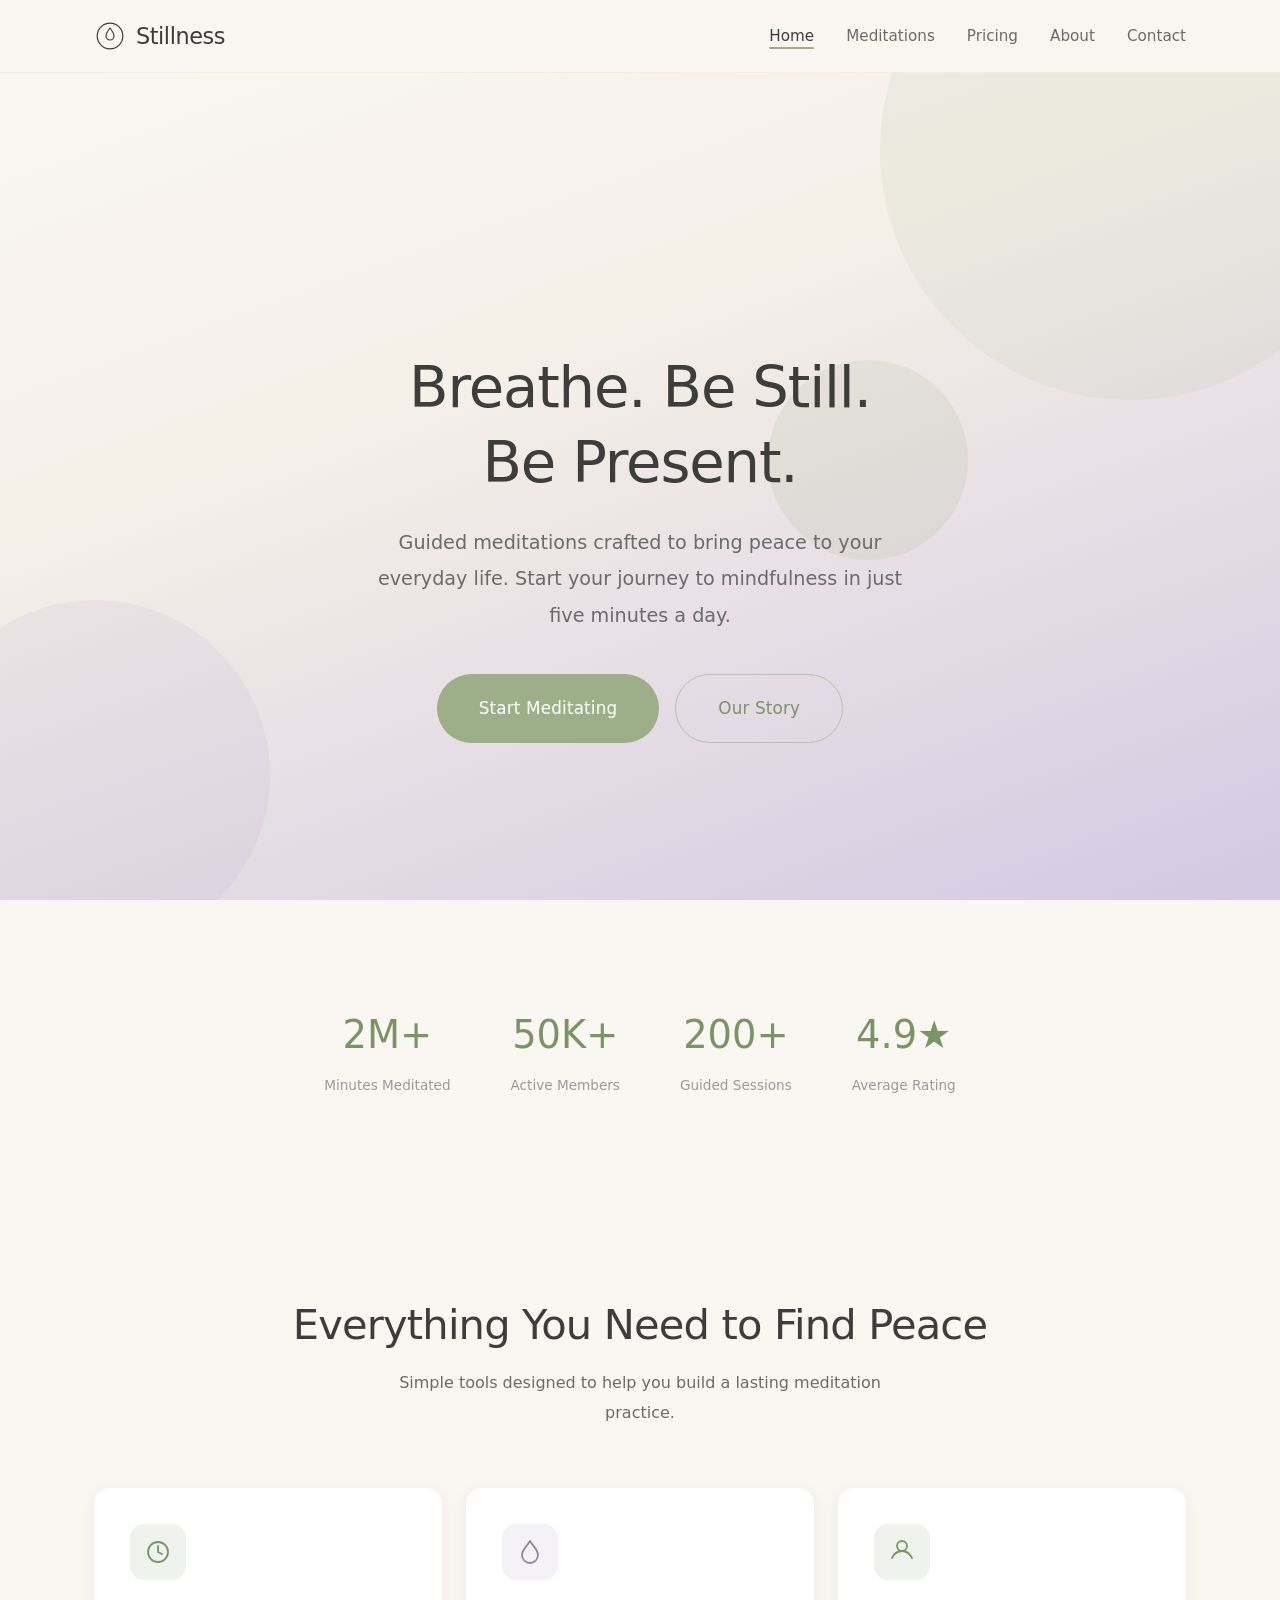
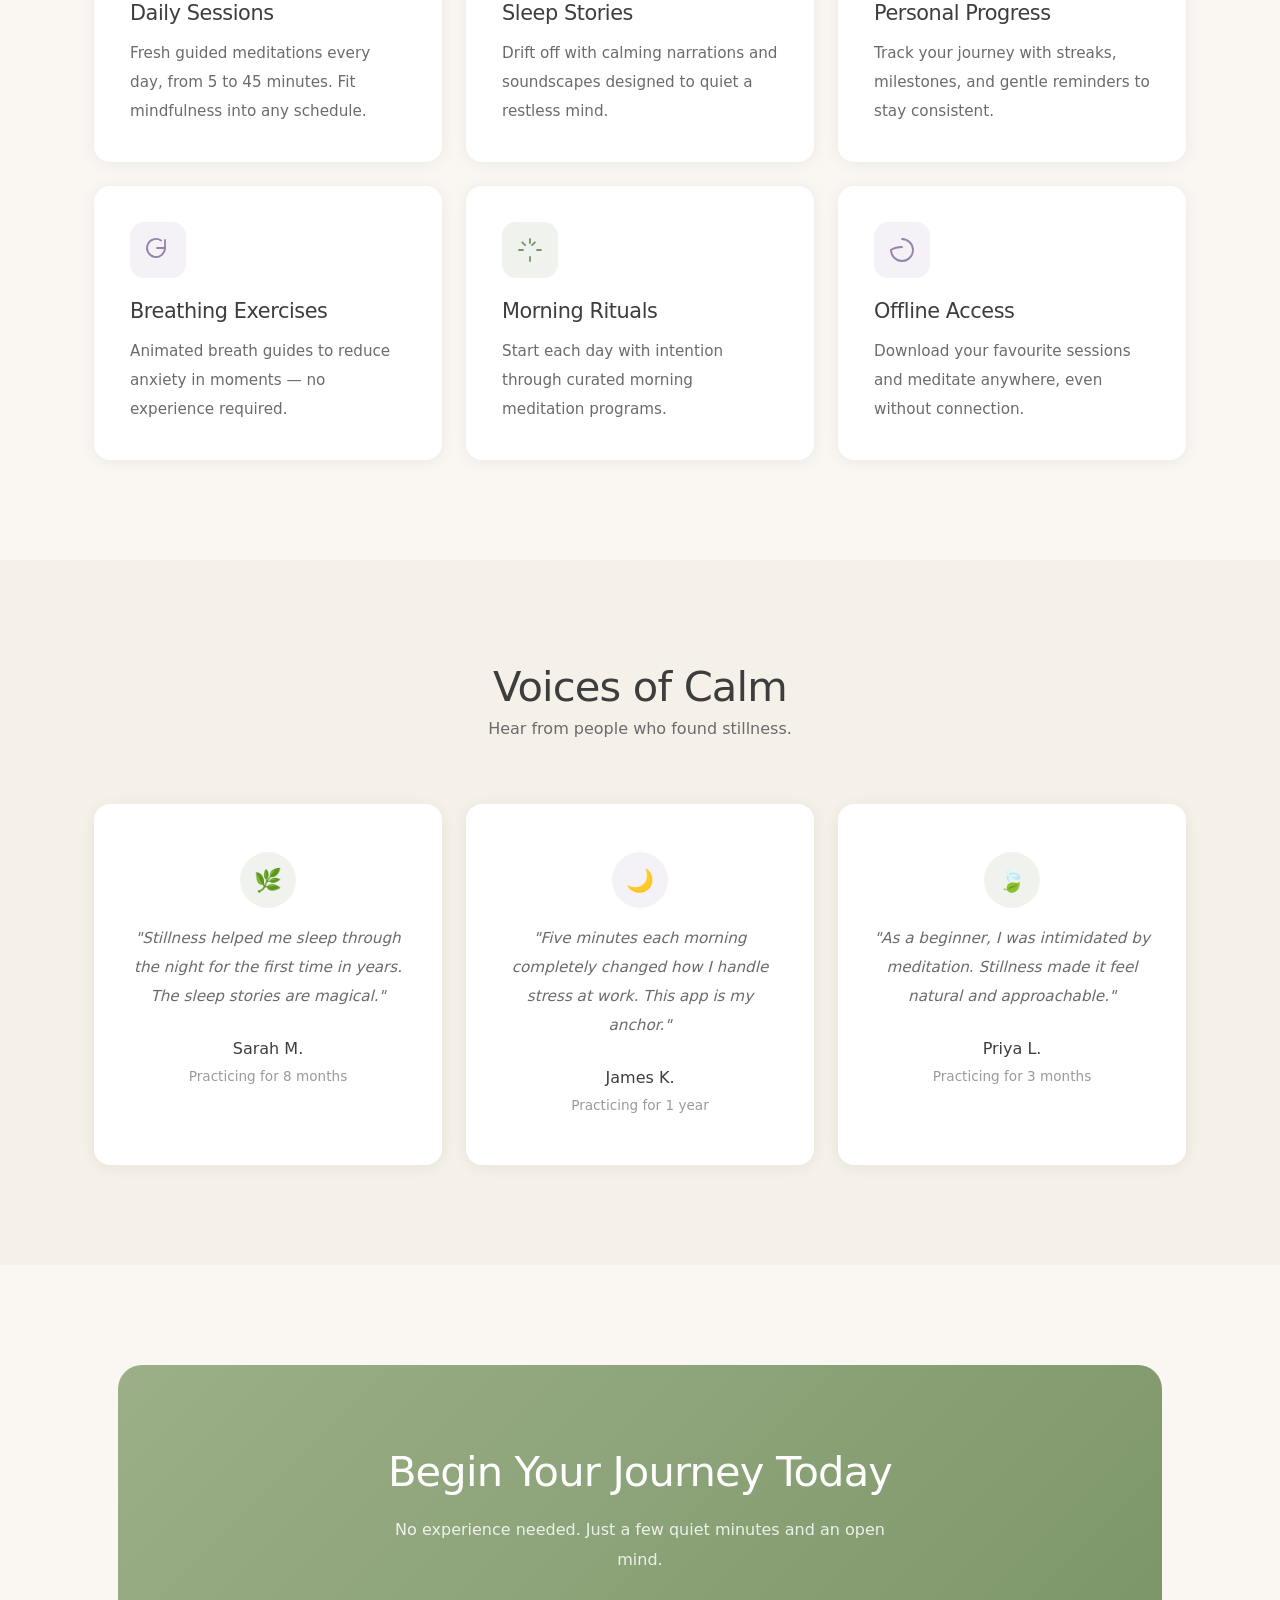
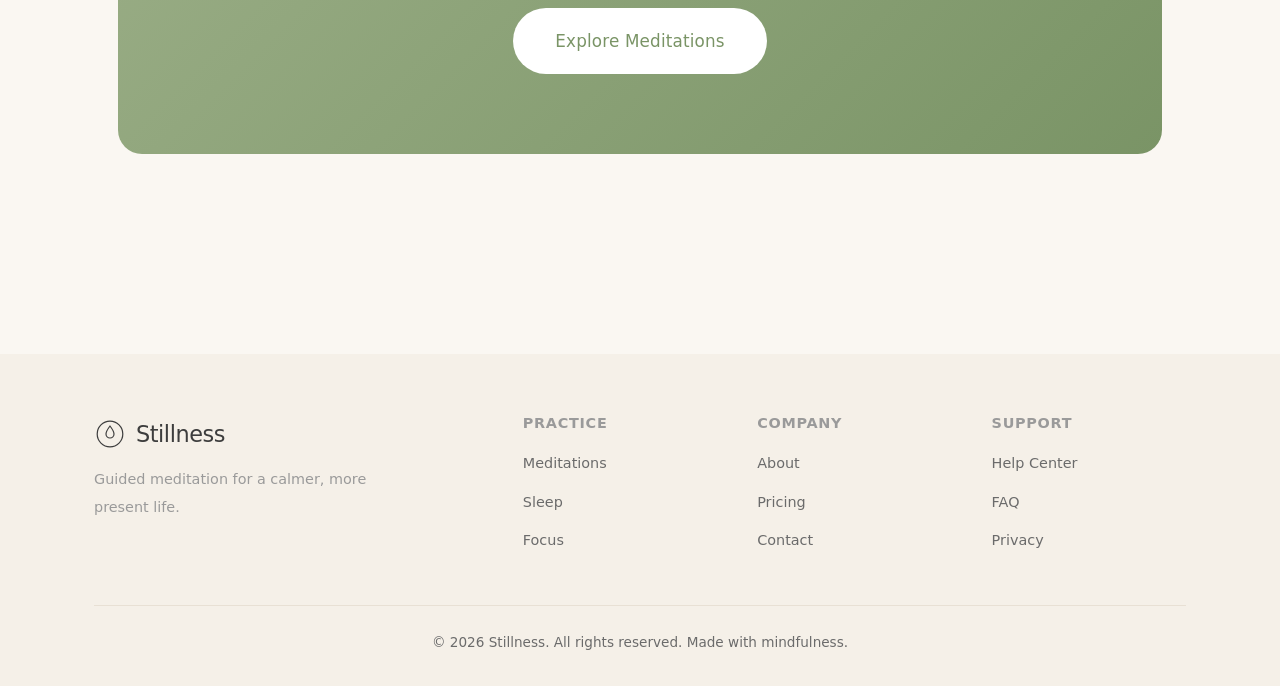
<file: index.html>
<!DOCTYPE html>
<html lang="en">
<head>
  <meta charset="UTF-8">
  <meta name="viewport" content="width=device-width, initial-scale=1.0">
  <title>Stillness — Find Your Calm</title>
  <link rel="stylesheet" href="styles.css">
</head>
<body>

  <!-- NAV -->
  <nav class="nav" id="nav">
    <div class="container">
      <a href="index.html" class="nav-logo">
        <svg viewBox="0 0 40 40" fill="none" stroke="currentColor" stroke-width="1.5" stroke-linecap="round" stroke-linejoin="round">
          <circle cx="20" cy="20" r="16"/>
          <path d="M20 10c-3 4-5 7-5 10a5 5 0 0010 0c0-3-2-6-5-10z"/>
        </svg>
        Stillness
      </a>
      <button class="nav-toggle" onclick="document.querySelector('.nav-links').classList.toggle('open')" aria-label="Menu">
        <span></span><span></span><span></span>
      </button>
      <ul class="nav-links">
        <li><a href="index.html" class="active">Home</a></li>
        <li><a href="meditations.html">Meditations</a></li>
        <li><a href="pricing.html">Pricing</a></li>
        <li><a href="about.html">About</a></li>
        <li><a href="contact.html">Contact</a></li>
      </ul>
    </div>
  </nav>

  <!-- HERO -->
  <section class="hero">
    <div class="hero-bg-circle"></div>
    <div class="hero-bg-circle"></div>
    <div class="hero-bg-circle"></div>
    <div class="hero-content">
      <div class="hero-icon fade-in">
        <svg viewBox="0 0 80 80" fill="none" stroke-width="1.5" stroke-linecap="round" stroke-linejoin="round">
          <path d="M40 16c-8 10-16 18-16 26a16 16 0 0032 0c0-8-8-16-16-26z"/>
          <circle cx="40" cy="42" r="6"/>
        </svg>
      </div>
      <h1 class="fade-in fade-in-delay-1">Breathe. Be Still.<br>Be Present.</h1>
      <p class="fade-in fade-in-delay-2">Guided meditations crafted to bring peace to your everyday life. Start your journey to mindfulness in just five minutes a day.</p>
      <div class="hero-buttons fade-in fade-in-delay-3">
        <a href="meditations.html" class="btn btn-primary btn-lg">Start Meditating</a>
        <a href="about.html" class="btn btn-secondary btn-lg">Our Story</a>
      </div>
    </div>
  </section>

  <!-- STATS -->
  <section class="section-sm">
    <div class="container">
      <div class="stats fade-in">
        <div class="stat">
          <div class="stat-number">2M+</div>
          <div class="stat-label">Minutes Meditated</div>
        </div>
        <div class="stat">
          <div class="stat-number">50K+</div>
          <div class="stat-label">Active Members</div>
        </div>
        <div class="stat">
          <div class="stat-number">200+</div>
          <div class="stat-label">Guided Sessions</div>
        </div>
        <div class="stat">
          <div class="stat-number">4.9★</div>
          <div class="stat-label">Average Rating</div>
        </div>
      </div>
    </div>
  </section>

  <!-- FEATURES -->
  <section class="section">
    <div class="container">
      <div class="text-center" style="margin-bottom:60px;">
        <h2 class="fade-in">Everything You Need to Find Peace</h2>
        <p class="fade-in fade-in-delay-1" style="max-width:520px;margin:16px auto 0;">Simple tools designed to help you build a lasting meditation practice.</p>
      </div>
      <div class="card-grid card-grid-3">
        <div class="card fade-in">
          <div class="feature-icon sage">
            <svg viewBox="0 0 28 28" fill="none" stroke-width="1.8" stroke-linecap="round" stroke-linejoin="round"><circle cx="14" cy="14" r="10"/><path d="M14 8v6l4 2"/></svg>
          </div>
          <h3>Daily Sessions</h3>
          <p>Fresh guided meditations every day, from 5 to 45 minutes. Fit mindfulness into any schedule.</p>
        </div>
        <div class="card fade-in fade-in-delay-1">
          <div class="feature-icon lavender">
            <svg viewBox="0 0 28 28" fill="none" stroke-width="1.8" stroke-linecap="round" stroke-linejoin="round"><path d="M14 3c-3 5-8 9-8 14a8 8 0 0016 0c0-5-5-9-8-14z"/></svg>
          </div>
          <h3>Sleep Stories</h3>
          <p>Drift off with calming narrations and soundscapes designed to quiet a restless mind.</p>
        </div>
        <div class="card fade-in fade-in-delay-2">
          <div class="feature-icon sage">
            <svg viewBox="0 0 28 28" fill="none" stroke-width="1.8" stroke-linecap="round" stroke-linejoin="round"><path d="M4 20c2-4 5-7 10-7s8 3 10 7"/><circle cx="14" cy="8" r="5"/></svg>
          </div>
          <h3>Personal Progress</h3>
          <p>Track your journey with streaks, milestones, and gentle reminders to stay consistent.</p>
        </div>
        <div class="card fade-in">
          <div class="feature-icon lavender">
            <svg viewBox="0 0 28 28" fill="none" stroke-width="1.8" stroke-linecap="round" stroke-linejoin="round"><path d="M21 12a9 9 0 11-4-7.5"/><path d="M21 4v8h-8"/></svg>
          </div>
          <h3>Breathing Exercises</h3>
          <p>Animated breath guides to reduce anxiety in moments — no experience required.</p>
        </div>
        <div class="card fade-in fade-in-delay-1">
          <div class="feature-icon sage">
            <svg viewBox="0 0 28 28" fill="none" stroke-width="1.8" stroke-linecap="round" stroke-linejoin="round"><path d="M14 3v4M3 14h4M21 14h4M14 21v4M6.3 6.3l2.8 2.8M18.9 6.3l-2.8 2.8"/></svg>
          </div>
          <h3>Morning Rituals</h3>
          <p>Start each day with intention through curated morning meditation programs.</p>
        </div>
        <div class="card fade-in fade-in-delay-2">
          <div class="feature-icon lavender">
            <svg viewBox="0 0 28 28" fill="none" stroke-width="1.8" stroke-linecap="round" stroke-linejoin="round"><path d="M14 3c6 0 11 5 11 11s-5 11-11 11S3 20 3 14"/><path d="M3 14c3-2 6-3 11-3"/></svg>
          </div>
          <h3>Offline Access</h3>
          <p>Download your favourite sessions and meditate anywhere, even without connection.</p>
        </div>
      </div>
    </div>
  </section>

  <!-- TESTIMONIALS -->
  <section class="section" style="background:var(--ivory);">
    <div class="container">
      <div class="text-center" style="margin-bottom:60px;">
        <h2 class="fade-in">Voices of Calm</h2>
        <p class="fade-in fade-in-delay-1">Hear from people who found stillness.</p>
      </div>
      <div class="card-grid card-grid-3">
        <div class="card testimonial-card fade-in">
          <div class="testimonial-avatar" style="background:rgba(156,175,136,0.15);">🌿</div>
          <p class="testimonial-text">"Stillness helped me sleep through the night for the first time in years. The sleep stories are magical."</p>
          <div class="testimonial-author">Sarah M.</div>
          <div class="testimonial-role">Practicing for 8 months</div>
        </div>
        <div class="card testimonial-card fade-in fade-in-delay-1">
          <div class="testimonial-avatar" style="background:rgba(184,169,201,0.15);">🌙</div>
          <p class="testimonial-text">"Five minutes each morning completely changed how I handle stress at work. This app is my anchor."</p>
          <div class="testimonial-author">James K.</div>
          <div class="testimonial-role">Practicing for 1 year</div>
        </div>
        <div class="card testimonial-card fade-in fade-in-delay-2">
          <div class="testimonial-avatar" style="background:rgba(156,175,136,0.15);">🍃</div>
          <p class="testimonial-text">"As a beginner, I was intimidated by meditation. Stillness made it feel natural and approachable."</p>
          <div class="testimonial-author">Priya L.</div>
          <div class="testimonial-role">Practicing for 3 months</div>
        </div>
      </div>
    </div>
  </section>

  <!-- CTA -->
  <section class="section">
    <div class="container">
      <div class="cta-section fade-in">
        <h2>Begin Your Journey Today</h2>
        <p>No experience needed. Just a few quiet minutes and an open mind.</p>
        <a href="meditations.html" class="btn btn-lg">Explore Meditations</a>
      </div>
    </div>
  </section>

  <!-- FOOTER -->
  <footer class="footer">
    <div class="container">
      <div class="footer-grid">
        <div class="footer-brand">
          <a href="index.html" class="nav-logo">
            <svg viewBox="0 0 40 40" fill="none" stroke="currentColor" stroke-width="1.5" stroke-linecap="round" stroke-linejoin="round" width="28" height="28"><circle cx="20" cy="20" r="16"/><path d="M20 10c-3 4-5 7-5 10a5 5 0 0010 0c0-3-2-6-5-10z"/></svg>
            Stillness
          </a>
          <p>Guided meditation for a calmer, more present life.</p>
        </div>
        <div>
          <h4>Practice</h4>
          <ul>
            <li><a href="meditations.html">Meditations</a></li>
            <li><a href="meditations.html">Sleep</a></li>
            <li><a href="meditations.html">Focus</a></li>
          </ul>
        </div>
        <div>
          <h4>Company</h4>
          <ul>
            <li><a href="about.html">About</a></li>
            <li><a href="pricing.html">Pricing</a></li>
            <li><a href="contact.html">Contact</a></li>
          </ul>
        </div>
        <div>
          <h4>Support</h4>
          <ul>
            <li><a href="contact.html">Help Center</a></li>
            <li><a href="contact.html">FAQ</a></li>
            <li><a href="#">Privacy</a></li>
          </ul>
        </div>
      </div>
      <div class="footer-bottom">
        <p>&copy; 2026 Stillness. All rights reserved. Made with mindfulness.</p>
      </div>
    </div>
  </footer>

  <script>
    // Simple scroll animation observer
    const observer = new IntersectionObserver((entries) => {
      entries.forEach(e => { if (e.isIntersecting) { e.target.style.animationPlayState = 'running'; observer.unobserve(e.target); }});
    }, { threshold: 0.1 });
    document.querySelectorAll('.fade-in').forEach(el => { el.style.animationPlayState = 'paused'; observer.observe(el); });
    // Nav scroll
    window.addEventListener('scroll', () => document.getElementById('nav').classList.toggle('scrolled', window.scrollY > 20));
  </script>
</body>
</html>
</file>
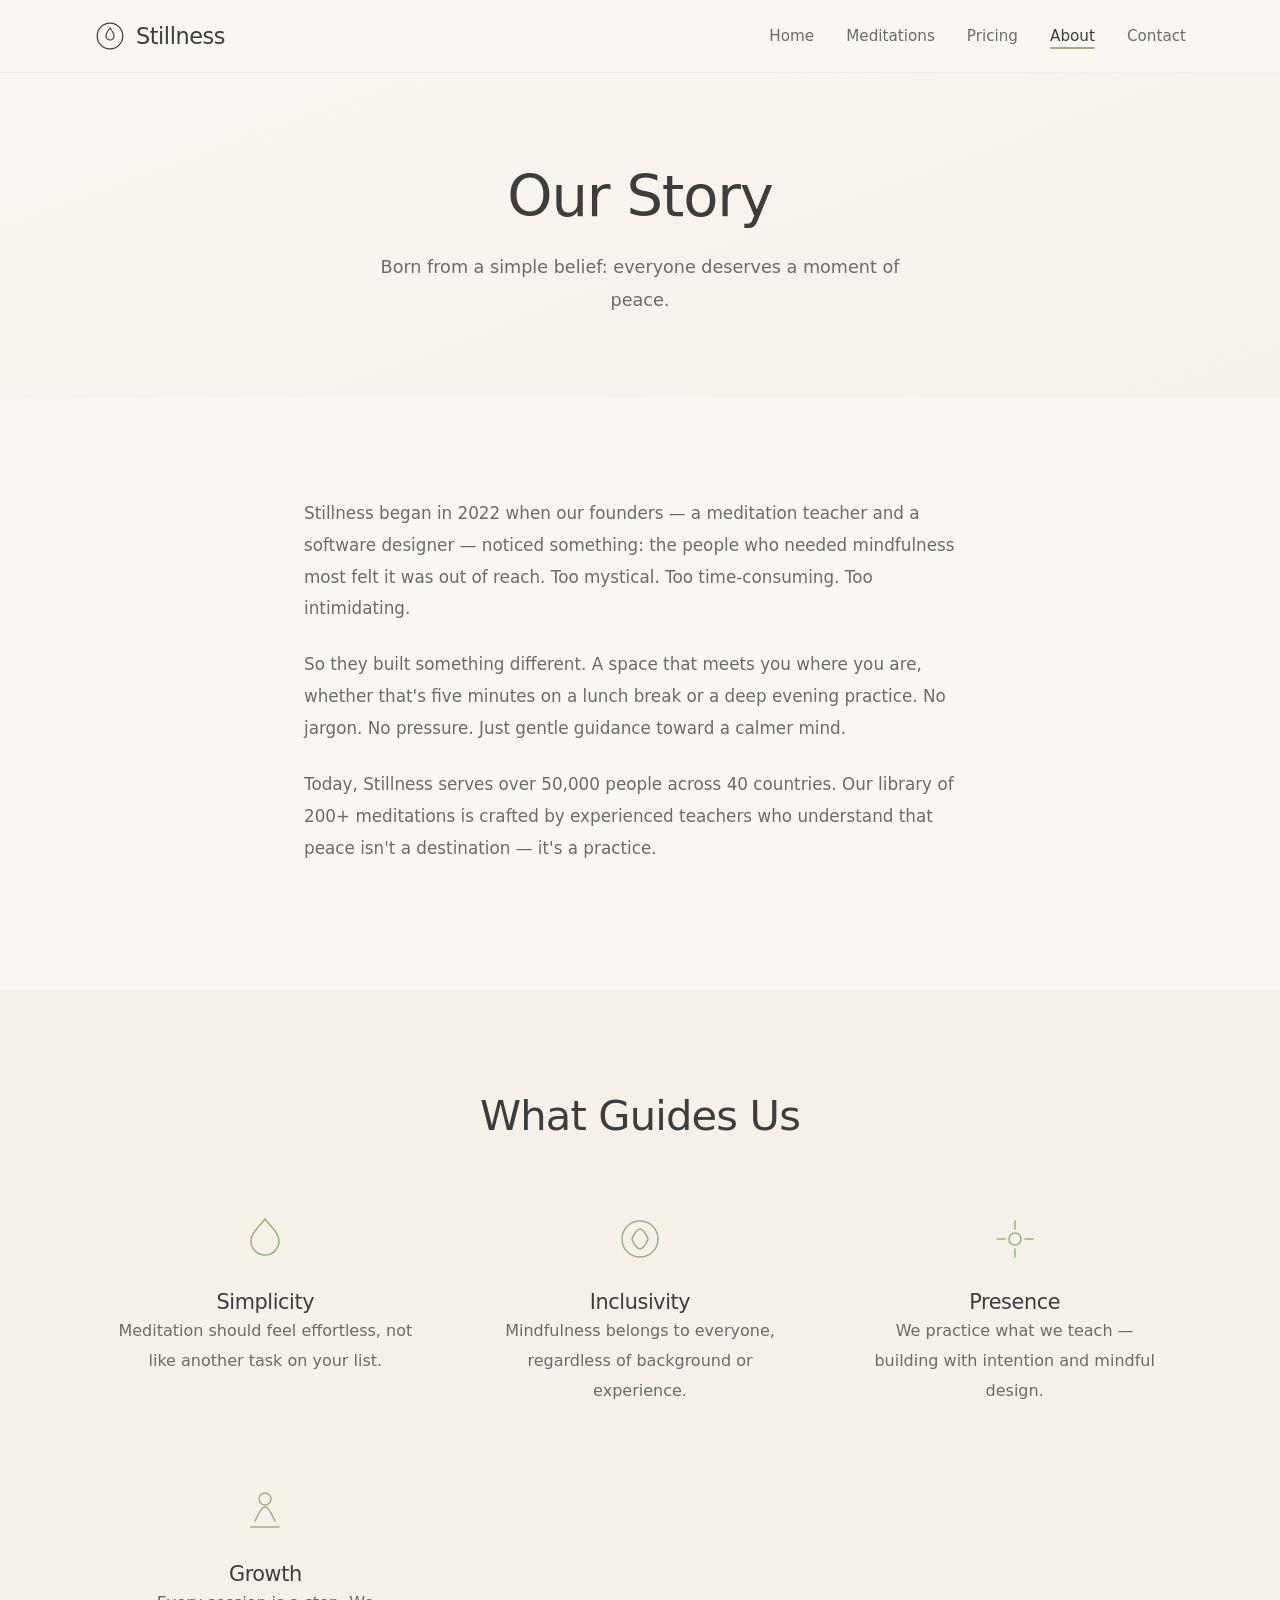
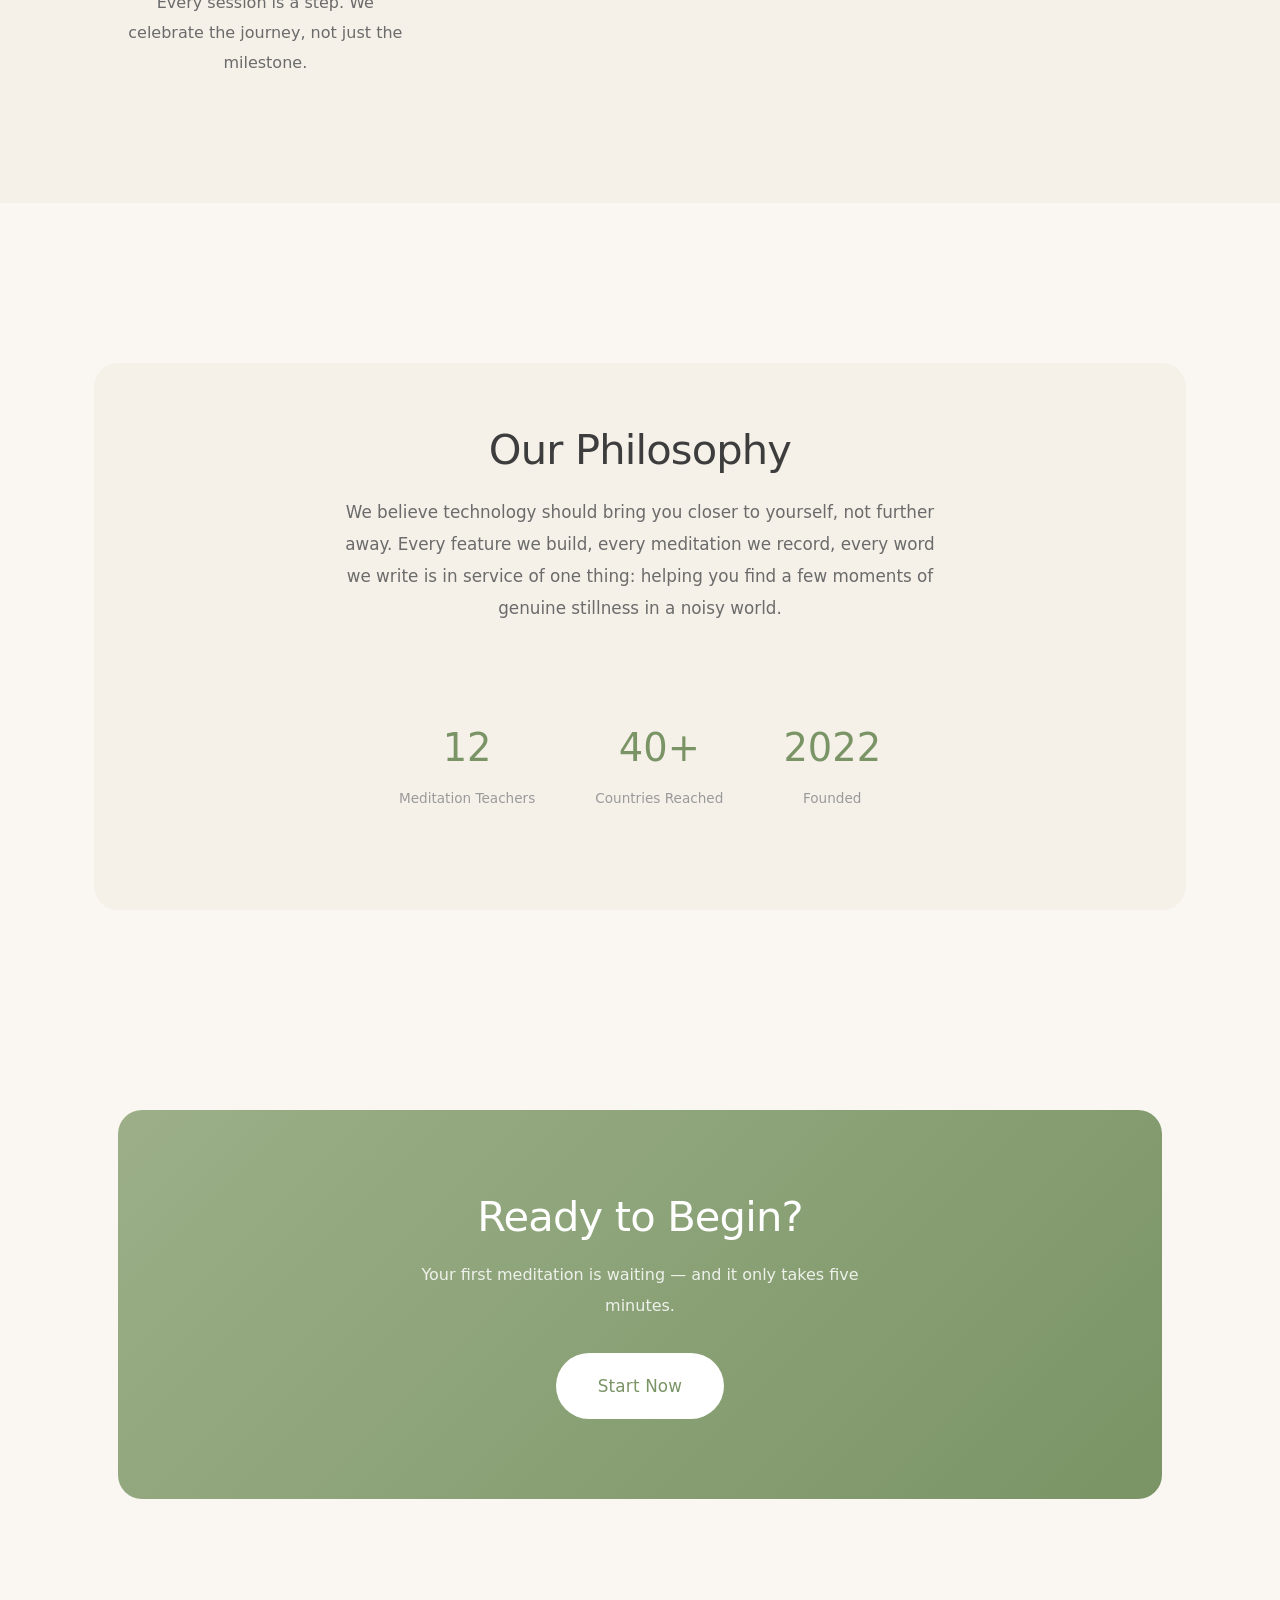
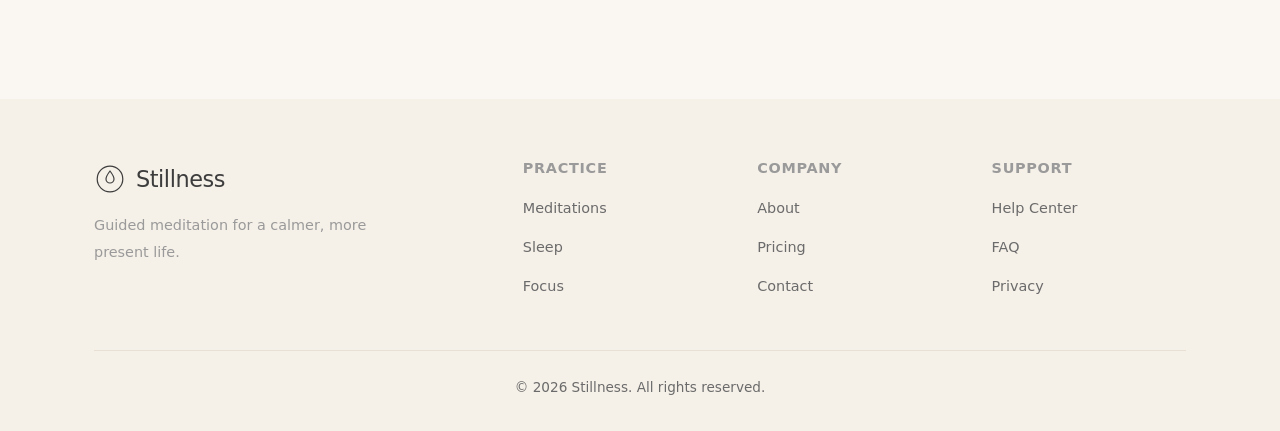
<file: about.html>
<!DOCTYPE html>
<html lang="en">
<head>
  <meta charset="UTF-8">
  <meta name="viewport" content="width=device-width, initial-scale=1.0">
  <title>About — Stillness</title>
  <link rel="stylesheet" href="styles.css">
</head>
<body>

  <nav class="nav" id="nav">
    <div class="container">
      <a href="index.html" class="nav-logo"><svg viewBox="0 0 40 40" fill="none" stroke="currentColor" stroke-width="1.5" stroke-linecap="round" stroke-linejoin="round"><circle cx="20" cy="20" r="16"/><path d="M20 10c-3 4-5 7-5 10a5 5 0 0010 0c0-3-2-6-5-10z"/></svg> Stillness</a>
      <button class="nav-toggle" onclick="document.querySelector('.nav-links').classList.toggle('open')" aria-label="Menu"><span></span><span></span><span></span></button>
      <ul class="nav-links">
        <li><a href="index.html">Home</a></li>
        <li><a href="meditations.html">Meditations</a></li>
        <li><a href="pricing.html">Pricing</a></li>
        <li><a href="about.html" class="active">About</a></li>
        <li><a href="contact.html">Contact</a></li>
      </ul>
    </div>
  </nav>

  <section class="page-hero">
    <h1 class="fade-in">Our Story</h1>
    <p class="fade-in fade-in-delay-1">Born from a simple belief: everyone deserves a moment of peace.</p>
  </section>

  <!-- Mission -->
  <section class="section">
    <div class="container about-story">
      <p class="fade-in">Stillness began in 2022 when our founders — a meditation teacher and a software designer — noticed something: the people who needed mindfulness most felt it was out of reach. Too mystical. Too time-consuming. Too intimidating.</p>
      <p class="fade-in fade-in-delay-1">So they built something different. A space that meets you where you are, whether that's five minutes on a lunch break or a deep evening practice. No jargon. No pressure. Just gentle guidance toward a calmer mind.</p>
      <p class="fade-in fade-in-delay-2">Today, Stillness serves over 50,000 people across 40 countries. Our library of 200+ meditations is crafted by experienced teachers who understand that peace isn't a destination — it's a practice.</p>
    </div>
  </section>

  <!-- Values -->
  <section class="section" style="background:var(--ivory);">
    <div class="container">
      <h2 class="text-center fade-in">What Guides Us</h2>
      <div class="about-values">
        <div class="about-value fade-in">
          <svg viewBox="0 0 48 48" fill="none" stroke-width="1.5" stroke-linecap="round" stroke-linejoin="round"><path d="M24 4c-6 8-14 14-14 22a14 14 0 0028 0c0-8-8-14-14-22z"/></svg>
          <h3>Simplicity</h3>
          <p>Meditation should feel effortless, not like another task on your list.</p>
        </div>
        <div class="about-value fade-in fade-in-delay-1">
          <svg viewBox="0 0 48 48" fill="none" stroke-width="1.5" stroke-linecap="round" stroke-linejoin="round"><circle cx="24" cy="24" r="18"/><path d="M16 24c2 6 6 10 8 10s6-4 8-10c-2-6-6-10-8-10s-6 4-8 10z"/></svg>
          <h3>Inclusivity</h3>
          <p>Mindfulness belongs to everyone, regardless of background or experience.</p>
        </div>
        <div class="about-value fade-in fade-in-delay-2">
          <svg viewBox="0 0 48 48" fill="none" stroke-width="1.5" stroke-linecap="round" stroke-linejoin="round"><path d="M24 6v8M24 34v8M6 24h8M34 24h8"/><circle cx="24" cy="24" r="6"/></svg>
          <h3>Presence</h3>
          <p>We practice what we teach — building with intention and mindful design.</p>
        </div>
        <div class="about-value fade-in fade-in-delay-3">
          <svg viewBox="0 0 48 48" fill="none" stroke-width="1.5" stroke-linecap="round" stroke-linejoin="round"><path d="M14 34c3-6 6-14 10-14s7 8 10 14"/><path d="M10 40h28"/><circle cx="24" cy="12" r="6"/></svg>
          <h3>Growth</h3>
          <p>Every session is a step. We celebrate the journey, not just the milestone.</p>
        </div>
      </div>
    </div>
  </section>

  <!-- Philosophy -->
  <section class="section">
    <div class="container">
      <div class="team-section text-center">
        <h2 class="fade-in">Our Philosophy</h2>
        <p class="fade-in fade-in-delay-1" style="max-width:600px;margin:20px auto 0;font-size:1.05rem;">We believe technology should bring you closer to yourself, not further away. Every feature we build, every meditation we record, every word we write is in service of one thing: helping you find a few moments of genuine stillness in a noisy world.</p>
        <div class="stats fade-in fade-in-delay-2" style="margin-top:48px;">
          <div class="stat"><div class="stat-number">12</div><div class="stat-label">Meditation Teachers</div></div>
          <div class="stat"><div class="stat-number">40+</div><div class="stat-label">Countries Reached</div></div>
          <div class="stat"><div class="stat-number">2022</div><div class="stat-label">Founded</div></div>
        </div>
      </div>
    </div>
  </section>

  <section class="section">
    <div class="container">
      <div class="cta-section fade-in">
        <h2>Ready to Begin?</h2>
        <p>Your first meditation is waiting — and it only takes five minutes.</p>
        <a href="meditations.html" class="btn btn-lg">Start Now</a>
      </div>
    </div>
  </section>

  <footer class="footer">
    <div class="container">
      <div class="footer-grid">
        <div class="footer-brand"><a href="index.html" class="nav-logo"><svg viewBox="0 0 40 40" fill="none" stroke="currentColor" stroke-width="1.5" stroke-linecap="round" stroke-linejoin="round" width="28" height="28"><circle cx="20" cy="20" r="16"/><path d="M20 10c-3 4-5 7-5 10a5 5 0 0010 0c0-3-2-6-5-10z"/></svg> Stillness</a><p>Guided meditation for a calmer, more present life.</p></div>
        <div><h4>Practice</h4><ul><li><a href="meditations.html">Meditations</a></li><li><a href="meditations.html">Sleep</a></li><li><a href="meditations.html">Focus</a></li></ul></div>
        <div><h4>Company</h4><ul><li><a href="about.html">About</a></li><li><a href="pricing.html">Pricing</a></li><li><a href="contact.html">Contact</a></li></ul></div>
        <div><h4>Support</h4><ul><li><a href="contact.html">Help Center</a></li><li><a href="contact.html">FAQ</a></li><li><a href="#">Privacy</a></li></ul></div>
      </div>
      <div class="footer-bottom"><p>&copy; 2026 Stillness. All rights reserved.</p></div>
    </div>
  </footer>

  <script>
    const observer = new IntersectionObserver((entries) => { entries.forEach(e => { if (e.isIntersecting) { e.target.style.animationPlayState = 'running'; observer.unobserve(e.target); }}); }, { threshold: 0.1 });
    document.querySelectorAll('.fade-in').forEach(el => { el.style.animationPlayState = 'paused'; observer.observe(el); });
    window.addEventListener('scroll', () => document.getElementById('nav').classList.toggle('scrolled', window.scrollY > 20));
  </script>
</body>
</html>
</file>
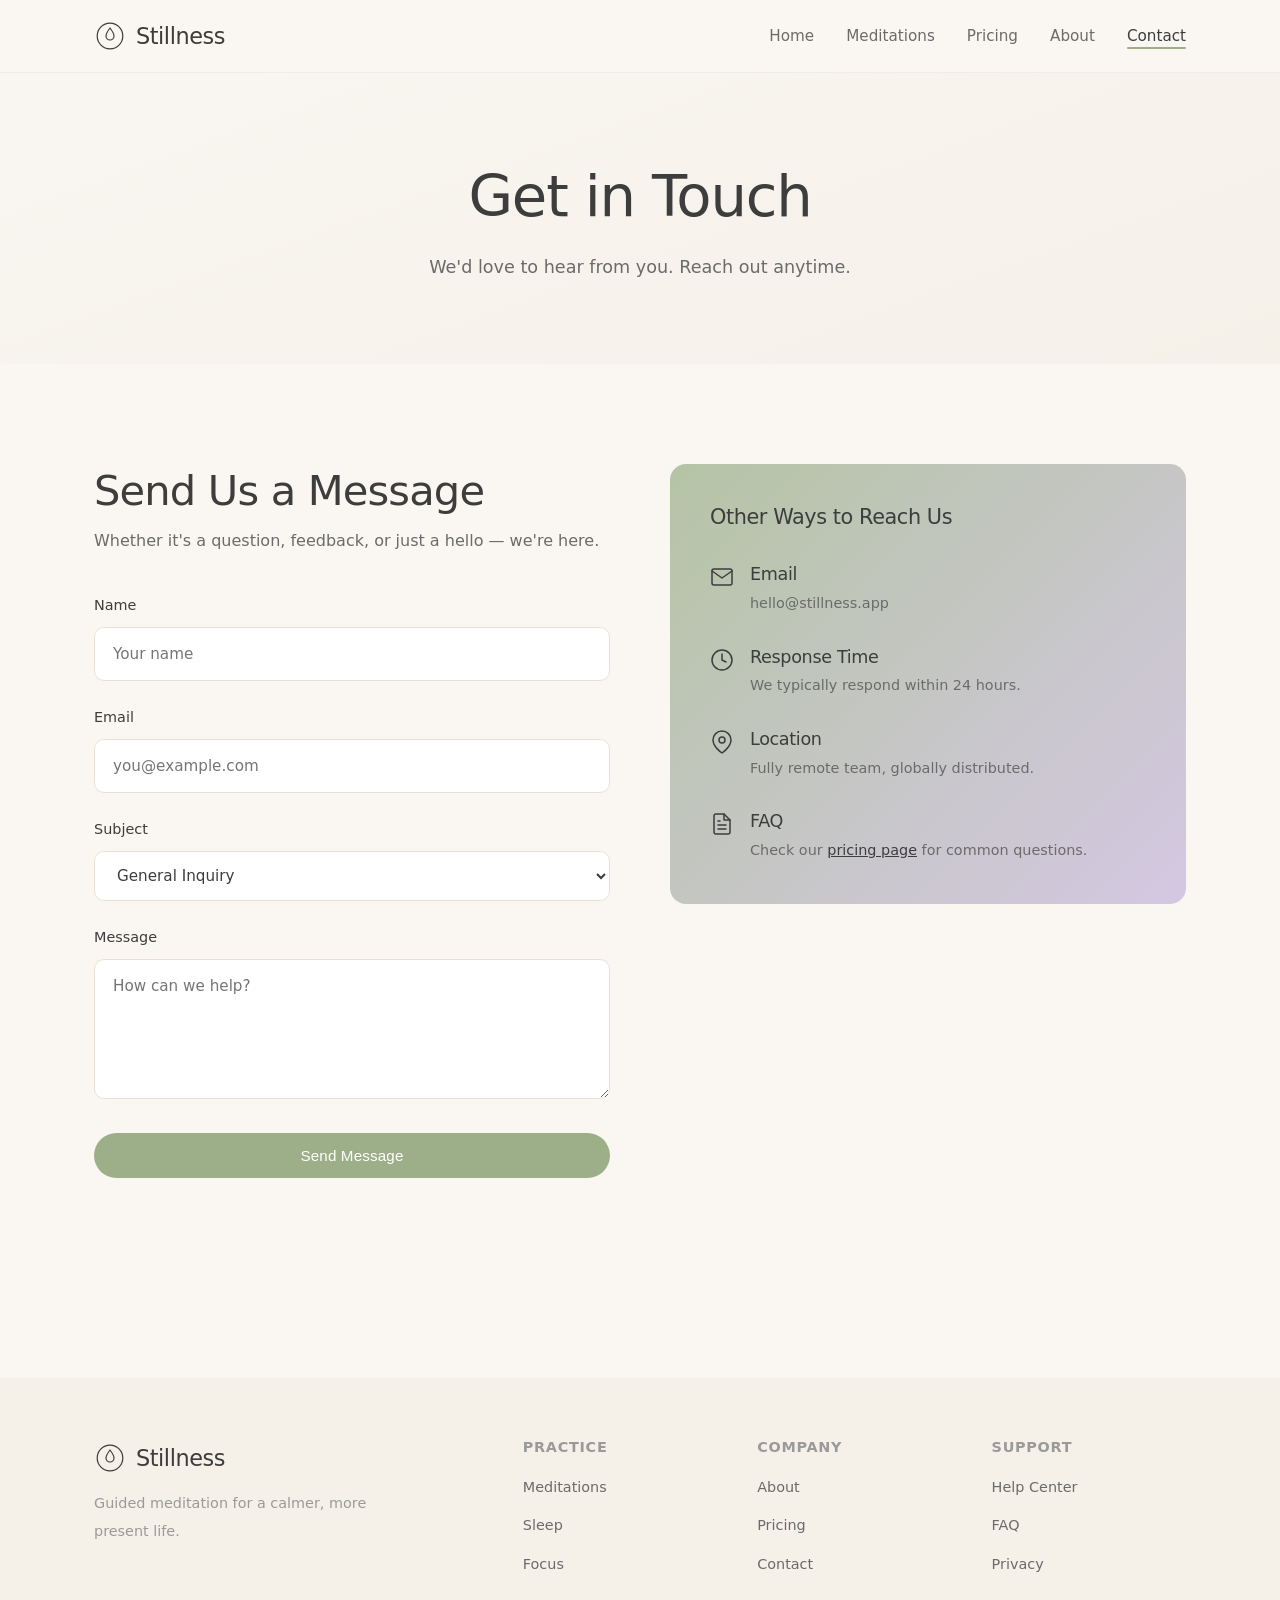
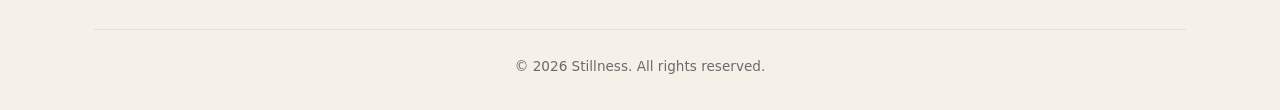
<file: contact.html>
<!DOCTYPE html>
<html lang="en">
<head>
  <meta charset="UTF-8">
  <meta name="viewport" content="width=device-width, initial-scale=1.0">
  <title>Contact — Stillness</title>
  <link rel="stylesheet" href="styles.css">
</head>
<body>

  <nav class="nav" id="nav">
    <div class="container">
      <a href="index.html" class="nav-logo"><svg viewBox="0 0 40 40" fill="none" stroke="currentColor" stroke-width="1.5" stroke-linecap="round" stroke-linejoin="round"><circle cx="20" cy="20" r="16"/><path d="M20 10c-3 4-5 7-5 10a5 5 0 0010 0c0-3-2-6-5-10z"/></svg> Stillness</a>
      <button class="nav-toggle" onclick="document.querySelector('.nav-links').classList.toggle('open')" aria-label="Menu"><span></span><span></span><span></span></button>
      <ul class="nav-links">
        <li><a href="index.html">Home</a></li>
        <li><a href="meditations.html">Meditations</a></li>
        <li><a href="pricing.html">Pricing</a></li>
        <li><a href="about.html">About</a></li>
        <li><a href="contact.html" class="active">Contact</a></li>
      </ul>
    </div>
  </nav>

  <section class="page-hero">
    <h1 class="fade-in">Get in Touch</h1>
    <p class="fade-in fade-in-delay-1">We'd love to hear from you. Reach out anytime.</p>
  </section>

  <section class="section">
    <div class="container">
      <div class="contact-grid">
        <div class="fade-in">
          <h2 style="margin-bottom:8px;">Send Us a Message</h2>
          <p style="margin-bottom:36px;">Whether it's a question, feedback, or just a hello — we're here.</p>
          <form onsubmit="event.preventDefault();this.innerHTML='<div style=\'text-align:center;padding:60px 0;\'><h3>Thank you 🙏</h3><p style=\'margin-top:12px;\'>We\'ll get back to you soon.</p></div>';">
            <div class="form-group">
              <label for="name">Name</label>
              <input type="text" id="name" placeholder="Your name" required>
            </div>
            <div class="form-group">
              <label for="email">Email</label>
              <input type="email" id="email" placeholder="you@example.com" required>
            </div>
            <div class="form-group">
              <label for="subject">Subject</label>
              <select id="subject">
                <option>General Inquiry</option>
                <option>Account &amp; Billing</option>
                <option>Feedback</option>
                <option>Partnership</option>
                <option>Press</option>
              </select>
            </div>
            <div class="form-group">
              <label for="message">Message</label>
              <textarea id="message" placeholder="How can we help?" required></textarea>
            </div>
            <button type="submit" class="btn btn-primary" style="width:100%;justify-content:center;">Send Message</button>
          </form>
        </div>
        <div class="fade-in fade-in-delay-1">
          <div class="contact-info-card">
            <h3 style="margin-bottom:32px;">Other Ways to Reach Us</h3>
            <div class="contact-info-item">
              <svg viewBox="0 0 24 24" fill="none" stroke-width="1.5" stroke-linecap="round" stroke-linejoin="round"><path d="M4 4h16c1.1 0 2 .9 2 2v12c0 1.1-.9 2-2 2H4c-1.1 0-2-.9-2-2V6c0-1.1.9-2 2-2z"/><path d="M22 6l-10 7L2 6"/></svg>
              <div><h4>Email</h4><p>hello@stillness.app</p></div>
            </div>
            <div class="contact-info-item">
              <svg viewBox="0 0 24 24" fill="none" stroke-width="1.5" stroke-linecap="round" stroke-linejoin="round"><circle cx="12" cy="12" r="10"/><path d="M12 6v6l4 2"/></svg>
              <div><h4>Response Time</h4><p>We typically respond within 24 hours.</p></div>
            </div>
            <div class="contact-info-item">
              <svg viewBox="0 0 24 24" fill="none" stroke-width="1.5" stroke-linecap="round" stroke-linejoin="round"><path d="M21 10c0 7-9 13-9 13s-9-6-9-13a9 9 0 0118 0z"/><circle cx="12" cy="10" r="3"/></svg>
              <div><h4>Location</h4><p>Fully remote team, globally distributed.</p></div>
            </div>
            <div class="contact-info-item" style="margin-bottom:0;">
              <svg viewBox="0 0 24 24" fill="none" stroke-width="1.5" stroke-linecap="round" stroke-linejoin="round"><path d="M14 2H6a2 2 0 00-2 2v16a2 2 0 002 2h12a2 2 0 002-2V8z"/><path d="M14 2v6h6M16 13H8M16 17H8M10 9H8"/></svg>
              <div><h4>FAQ</h4><p>Check our <a href="pricing.html" style="color:var(--text);text-decoration:underline;">pricing page</a> for common questions.</p></div>
            </div>
          </div>
        </div>
      </div>
    </div>
  </section>

  <footer class="footer">
    <div class="container">
      <div class="footer-grid">
        <div class="footer-brand"><a href="index.html" class="nav-logo"><svg viewBox="0 0 40 40" fill="none" stroke="currentColor" stroke-width="1.5" stroke-linecap="round" stroke-linejoin="round" width="28" height="28"><circle cx="20" cy="20" r="16"/><path d="M20 10c-3 4-5 7-5 10a5 5 0 0010 0c0-3-2-6-5-10z"/></svg> Stillness</a><p>Guided meditation for a calmer, more present life.</p></div>
        <div><h4>Practice</h4><ul><li><a href="meditations.html">Meditations</a></li><li><a href="meditations.html">Sleep</a></li><li><a href="meditations.html">Focus</a></li></ul></div>
        <div><h4>Company</h4><ul><li><a href="about.html">About</a></li><li><a href="pricing.html">Pricing</a></li><li><a href="contact.html">Contact</a></li></ul></div>
        <div><h4>Support</h4><ul><li><a href="contact.html">Help Center</a></li><li><a href="contact.html">FAQ</a></li><li><a href="#">Privacy</a></li></ul></div>
      </div>
      <div class="footer-bottom"><p>&copy; 2026 Stillness. All rights reserved.</p></div>
    </div>
  </footer>

  <script>
    const observer = new IntersectionObserver((entries) => { entries.forEach(e => { if (e.isIntersecting) { e.target.style.animationPlayState = 'running'; observer.unobserve(e.target); }}); }, { threshold: 0.1 });
    document.querySelectorAll('.fade-in').forEach(el => { el.style.animationPlayState = 'paused'; observer.observe(el); });
    window.addEventListener('scroll', () => document.getElementById('nav').classList.toggle('scrolled', window.scrollY > 20));
  </script>
</body>
</html>
</file>
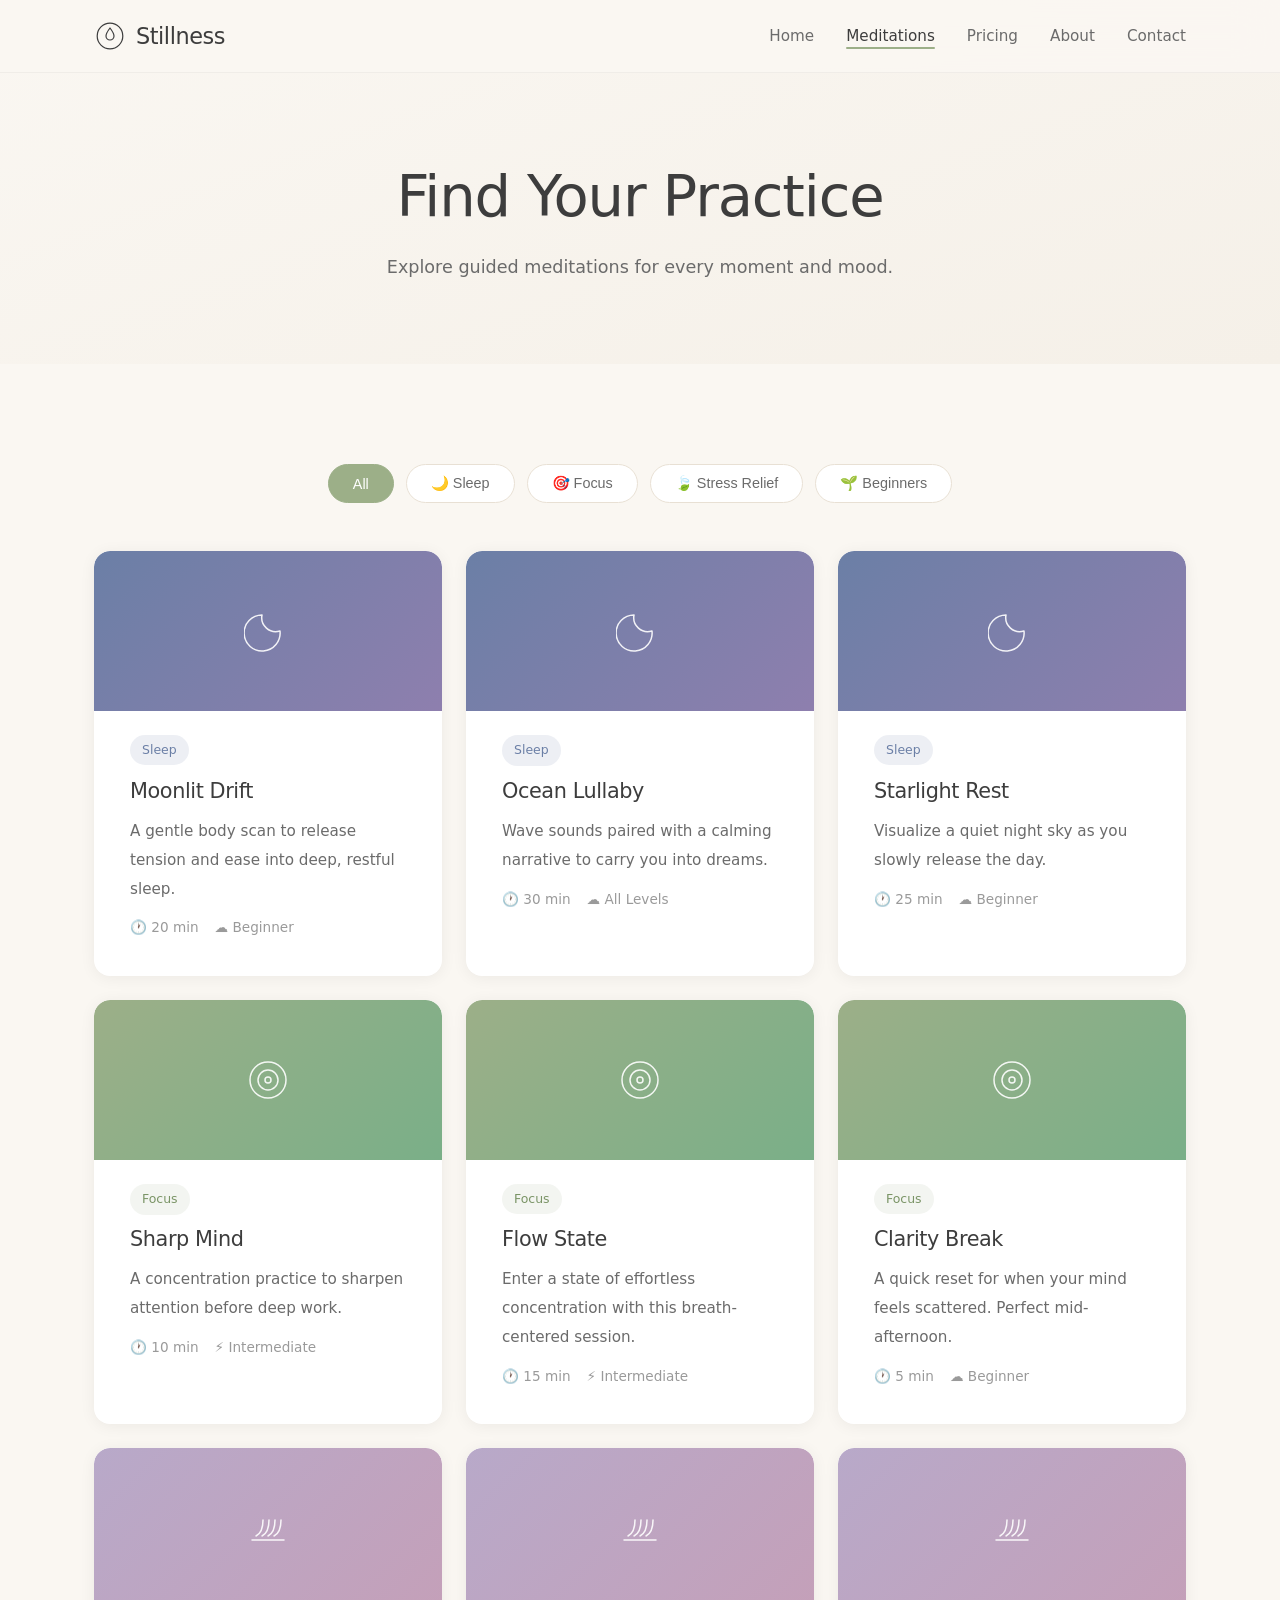
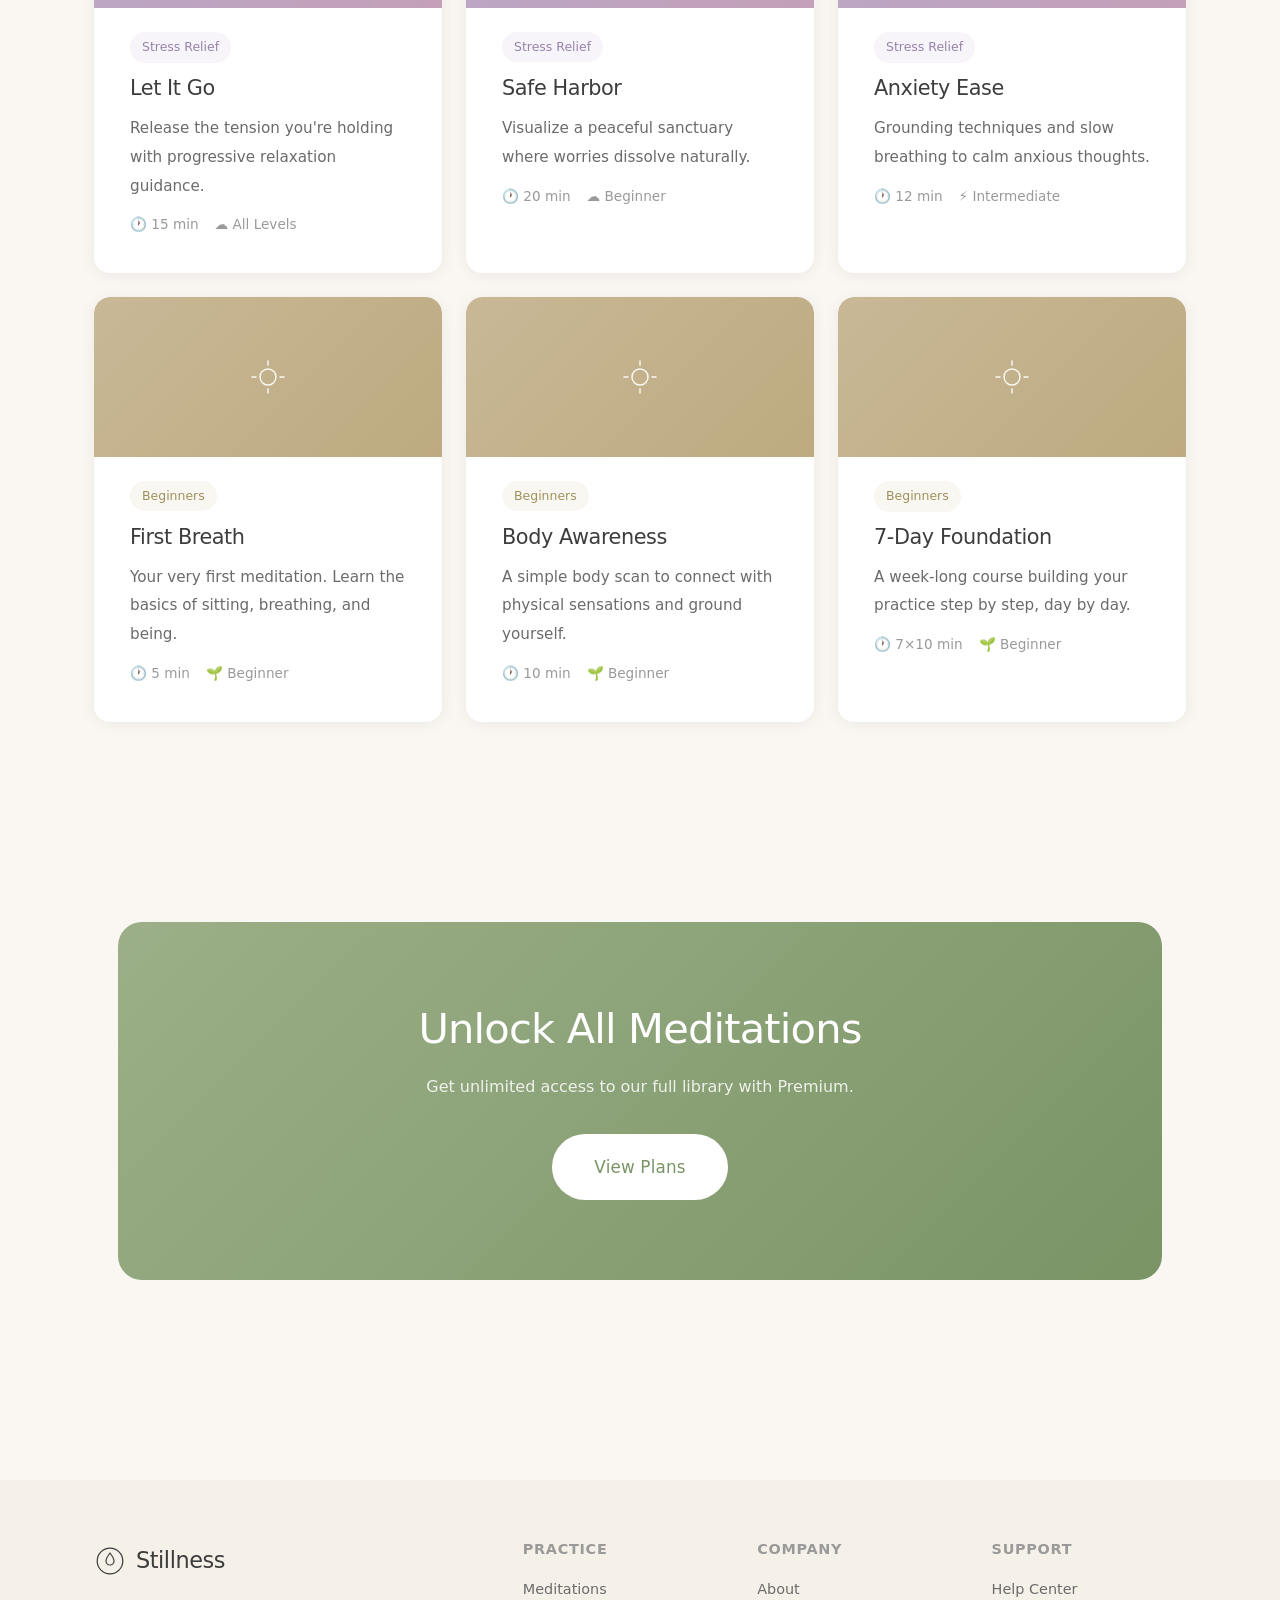
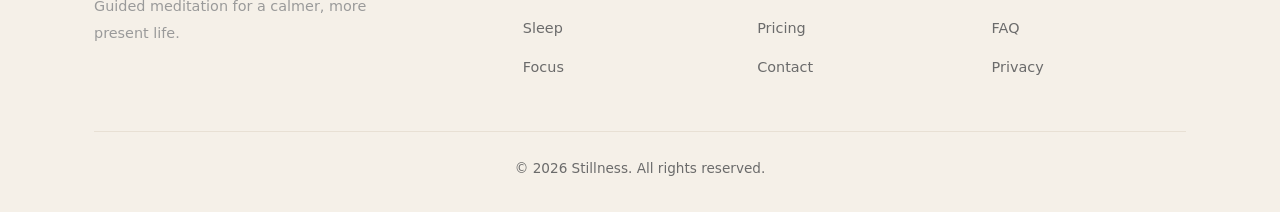
<file: meditations.html>
<!DOCTYPE html>
<html lang="en">
<head>
  <meta charset="UTF-8">
  <meta name="viewport" content="width=device-width, initial-scale=1.0">
  <title>Meditations — Stillness</title>
  <link rel="stylesheet" href="styles.css">
</head>
<body>

  <nav class="nav" id="nav">
    <div class="container">
      <a href="index.html" class="nav-logo">
        <svg viewBox="0 0 40 40" fill="none" stroke="currentColor" stroke-width="1.5" stroke-linecap="round" stroke-linejoin="round"><circle cx="20" cy="20" r="16"/><path d="M20 10c-3 4-5 7-5 10a5 5 0 0010 0c0-3-2-6-5-10z"/></svg>
        Stillness
      </a>
      <button class="nav-toggle" onclick="document.querySelector('.nav-links').classList.toggle('open')" aria-label="Menu"><span></span><span></span><span></span></button>
      <ul class="nav-links">
        <li><a href="index.html">Home</a></li>
        <li><a href="meditations.html" class="active">Meditations</a></li>
        <li><a href="pricing.html">Pricing</a></li>
        <li><a href="about.html">About</a></li>
        <li><a href="contact.html">Contact</a></li>
      </ul>
    </div>
  </nav>

  <section class="page-hero">
    <h1 class="fade-in">Find Your Practice</h1>
    <p class="fade-in fade-in-delay-1">Explore guided meditations for every moment and mood.</p>
  </section>

  <section class="section">
    <div class="container">
      <div class="category-filter fade-in">
        <button class="category-btn active" onclick="filterCards('all',this)">All</button>
        <button class="category-btn" onclick="filterCards('sleep',this)">🌙 Sleep</button>
        <button class="category-btn" onclick="filterCards('focus',this)">🎯 Focus</button>
        <button class="category-btn" onclick="filterCards('stress',this)">🍃 Stress Relief</button>
        <button class="category-btn" onclick="filterCards('beginner',this)">🌱 Beginners</button>
      </div>

      <div class="card-grid card-grid-3" id="meditation-grid">

        <!-- Sleep -->
        <div class="card meditation-card fade-in" data-cat="sleep">
          <div class="meditation-card-header sleep">
            <svg viewBox="0 0 48 48" fill="none" stroke-width="1.5" stroke-linecap="round" stroke-linejoin="round"><path d="M36 24A14 14 0 0118 8a18 18 0 1018 16z"/></svg>
          </div>
          <span class="meditation-tag sleep">Sleep</span>
          <h3>Moonlit Drift</h3>
          <p>A gentle body scan to release tension and ease into deep, restful sleep.</p>
          <div class="meditation-meta"><span>🕐 20 min</span><span>☁️ Beginner</span></div>
        </div>

        <div class="card meditation-card fade-in fade-in-delay-1" data-cat="sleep">
          <div class="meditation-card-header sleep">
            <svg viewBox="0 0 48 48" fill="none" stroke-width="1.5" stroke-linecap="round" stroke-linejoin="round"><path d="M36 24A14 14 0 0118 8a18 18 0 1018 16z"/></svg>
          </div>
          <span class="meditation-tag sleep">Sleep</span>
          <h3>Ocean Lullaby</h3>
          <p>Wave sounds paired with a calming narrative to carry you into dreams.</p>
          <div class="meditation-meta"><span>🕐 30 min</span><span>☁️ All Levels</span></div>
        </div>

        <div class="card meditation-card fade-in fade-in-delay-2" data-cat="sleep">
          <div class="meditation-card-header sleep">
            <svg viewBox="0 0 48 48" fill="none" stroke-width="1.5" stroke-linecap="round" stroke-linejoin="round"><path d="M36 24A14 14 0 0118 8a18 18 0 1018 16z"/></svg>
          </div>
          <span class="meditation-tag sleep">Sleep</span>
          <h3>Starlight Rest</h3>
          <p>Visualize a quiet night sky as you slowly release the day.</p>
          <div class="meditation-meta"><span>🕐 25 min</span><span>☁️ Beginner</span></div>
        </div>

        <!-- Focus -->
        <div class="card meditation-card fade-in" data-cat="focus">
          <div class="meditation-card-header focus">
            <svg viewBox="0 0 48 48" fill="none" stroke-width="1.5" stroke-linecap="round" stroke-linejoin="round"><circle cx="24" cy="24" r="18"/><circle cx="24" cy="24" r="10"/><circle cx="24" cy="24" r="3"/></svg>
          </div>
          <span class="meditation-tag focus">Focus</span>
          <h3>Sharp Mind</h3>
          <p>A concentration practice to sharpen attention before deep work.</p>
          <div class="meditation-meta"><span>🕐 10 min</span><span>⚡ Intermediate</span></div>
        </div>

        <div class="card meditation-card fade-in fade-in-delay-1" data-cat="focus">
          <div class="meditation-card-header focus">
            <svg viewBox="0 0 48 48" fill="none" stroke-width="1.5" stroke-linecap="round" stroke-linejoin="round"><circle cx="24" cy="24" r="18"/><circle cx="24" cy="24" r="10"/><circle cx="24" cy="24" r="3"/></svg>
          </div>
          <span class="meditation-tag focus">Focus</span>
          <h3>Flow State</h3>
          <p>Enter a state of effortless concentration with this breath-centered session.</p>
          <div class="meditation-meta"><span>🕐 15 min</span><span>⚡ Intermediate</span></div>
        </div>

        <div class="card meditation-card fade-in fade-in-delay-2" data-cat="focus">
          <div class="meditation-card-header focus">
            <svg viewBox="0 0 48 48" fill="none" stroke-width="1.5" stroke-linecap="round" stroke-linejoin="round"><circle cx="24" cy="24" r="18"/><circle cx="24" cy="24" r="10"/><circle cx="24" cy="24" r="3"/></svg>
          </div>
          <span class="meditation-tag focus">Focus</span>
          <h3>Clarity Break</h3>
          <p>A quick reset for when your mind feels scattered. Perfect mid-afternoon.</p>
          <div class="meditation-meta"><span>🕐 5 min</span><span>☁️ Beginner</span></div>
        </div>

        <!-- Stress -->
        <div class="card meditation-card fade-in" data-cat="stress">
          <div class="meditation-card-header stress">
            <svg viewBox="0 0 48 48" fill="none" stroke-width="1.5" stroke-linecap="round" stroke-linejoin="round"><path d="M12 32c4-2 7-8 7-16M18 32c4-2 7-8 7-16M24 32c4-2 7-8 7-16M30 32c4-2 7-8 7-16"/><path d="M8 36h32"/></svg>
          </div>
          <span class="meditation-tag stress">Stress Relief</span>
          <h3>Let It Go</h3>
          <p>Release the tension you're holding with progressive relaxation guidance.</p>
          <div class="meditation-meta"><span>🕐 15 min</span><span>☁️ All Levels</span></div>
        </div>

        <div class="card meditation-card fade-in fade-in-delay-1" data-cat="stress">
          <div class="meditation-card-header stress">
            <svg viewBox="0 0 48 48" fill="none" stroke-width="1.5" stroke-linecap="round" stroke-linejoin="round"><path d="M12 32c4-2 7-8 7-16M18 32c4-2 7-8 7-16M24 32c4-2 7-8 7-16M30 32c4-2 7-8 7-16"/><path d="M8 36h32"/></svg>
          </div>
          <span class="meditation-tag stress">Stress Relief</span>
          <h3>Safe Harbor</h3>
          <p>Visualize a peaceful sanctuary where worries dissolve naturally.</p>
          <div class="meditation-meta"><span>🕐 20 min</span><span>☁️ Beginner</span></div>
        </div>

        <div class="card meditation-card fade-in fade-in-delay-2" data-cat="stress">
          <div class="meditation-card-header stress">
            <svg viewBox="0 0 48 48" fill="none" stroke-width="1.5" stroke-linecap="round" stroke-linejoin="round"><path d="M12 32c4-2 7-8 7-16M18 32c4-2 7-8 7-16M24 32c4-2 7-8 7-16M30 32c4-2 7-8 7-16"/><path d="M8 36h32"/></svg>
          </div>
          <span class="meditation-tag stress">Stress Relief</span>
          <h3>Anxiety Ease</h3>
          <p>Grounding techniques and slow breathing to calm anxious thoughts.</p>
          <div class="meditation-meta"><span>🕐 12 min</span><span>⚡ Intermediate</span></div>
        </div>

        <!-- Beginners -->
        <div class="card meditation-card fade-in" data-cat="beginner">
          <div class="meditation-card-header beginner">
            <svg viewBox="0 0 48 48" fill="none" stroke-width="1.5" stroke-linecap="round" stroke-linejoin="round"><path d="M24 8v4M24 36v4M8 24h4M36 24h4"/><circle cx="24" cy="24" r="8"/></svg>
          </div>
          <span class="meditation-tag beginner">Beginners</span>
          <h3>First Breath</h3>
          <p>Your very first meditation. Learn the basics of sitting, breathing, and being.</p>
          <div class="meditation-meta"><span>🕐 5 min</span><span>🌱 Beginner</span></div>
        </div>

        <div class="card meditation-card fade-in fade-in-delay-1" data-cat="beginner">
          <div class="meditation-card-header beginner">
            <svg viewBox="0 0 48 48" fill="none" stroke-width="1.5" stroke-linecap="round" stroke-linejoin="round"><path d="M24 8v4M24 36v4M8 24h4M36 24h4"/><circle cx="24" cy="24" r="8"/></svg>
          </div>
          <span class="meditation-tag beginner">Beginners</span>
          <h3>Body Awareness</h3>
          <p>A simple body scan to connect with physical sensations and ground yourself.</p>
          <div class="meditation-meta"><span>🕐 10 min</span><span>🌱 Beginner</span></div>
        </div>

        <div class="card meditation-card fade-in fade-in-delay-2" data-cat="beginner">
          <div class="meditation-card-header beginner">
            <svg viewBox="0 0 48 48" fill="none" stroke-width="1.5" stroke-linecap="round" stroke-linejoin="round"><path d="M24 8v4M24 36v4M8 24h4M36 24h4"/><circle cx="24" cy="24" r="8"/></svg>
          </div>
          <span class="meditation-tag beginner">Beginners</span>
          <h3>7-Day Foundation</h3>
          <p>A week-long course building your practice step by step, day by day.</p>
          <div class="meditation-meta"><span>🕐 7×10 min</span><span>🌱 Beginner</span></div>
        </div>

      </div>
    </div>
  </section>

  <section class="section">
    <div class="container">
      <div class="cta-section fade-in">
        <h2>Unlock All Meditations</h2>
        <p>Get unlimited access to our full library with Premium.</p>
        <a href="pricing.html" class="btn btn-lg">View Plans</a>
      </div>
    </div>
  </section>

  <footer class="footer">
    <div class="container">
      <div class="footer-grid">
        <div class="footer-brand">
          <a href="index.html" class="nav-logo"><svg viewBox="0 0 40 40" fill="none" stroke="currentColor" stroke-width="1.5" stroke-linecap="round" stroke-linejoin="round" width="28" height="28"><circle cx="20" cy="20" r="16"/><path d="M20 10c-3 4-5 7-5 10a5 5 0 0010 0c0-3-2-6-5-10z"/></svg> Stillness</a>
          <p>Guided meditation for a calmer, more present life.</p>
        </div>
        <div><h4>Practice</h4><ul><li><a href="meditations.html">Meditations</a></li><li><a href="meditations.html">Sleep</a></li><li><a href="meditations.html">Focus</a></li></ul></div>
        <div><h4>Company</h4><ul><li><a href="about.html">About</a></li><li><a href="pricing.html">Pricing</a></li><li><a href="contact.html">Contact</a></li></ul></div>
        <div><h4>Support</h4><ul><li><a href="contact.html">Help Center</a></li><li><a href="contact.html">FAQ</a></li><li><a href="#">Privacy</a></li></ul></div>
      </div>
      <div class="footer-bottom"><p>&copy; 2026 Stillness. All rights reserved.</p></div>
    </div>
  </footer>

  <script>
    function filterCards(cat, btn) {
      document.querySelectorAll('.category-btn').forEach(b => b.classList.remove('active'));
      btn.classList.add('active');
      document.querySelectorAll('.meditation-card').forEach(c => {
        c.style.display = (cat === 'all' || c.dataset.cat === cat) ? '' : 'none';
      });
    }
    const observer = new IntersectionObserver((entries) => {
      entries.forEach(e => { if (e.isIntersecting) { e.target.style.animationPlayState = 'running'; observer.unobserve(e.target); }});
    }, { threshold: 0.1 });
    document.querySelectorAll('.fade-in').forEach(el => { el.style.animationPlayState = 'paused'; observer.observe(el); });
    window.addEventListener('scroll', () => document.getElementById('nav').classList.toggle('scrolled', window.scrollY > 20));
  </script>
</body>
</html>
</file>
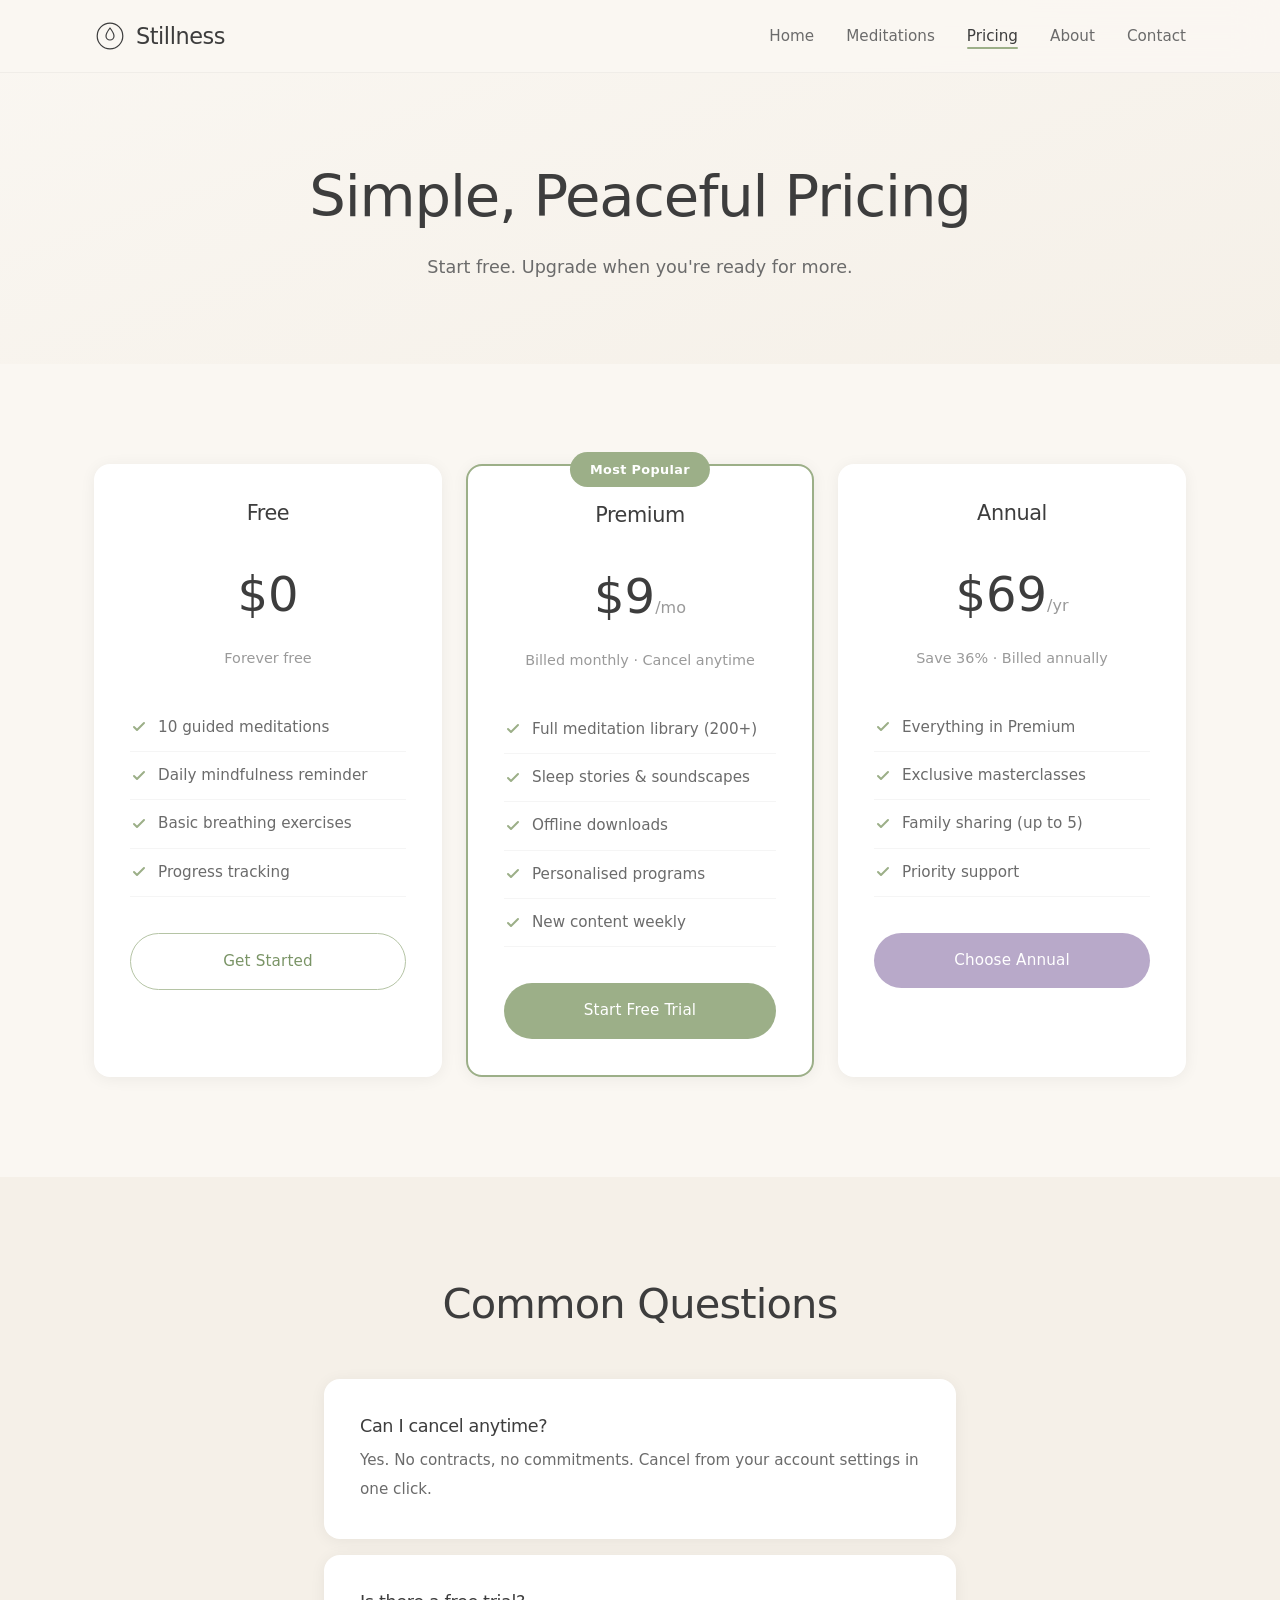
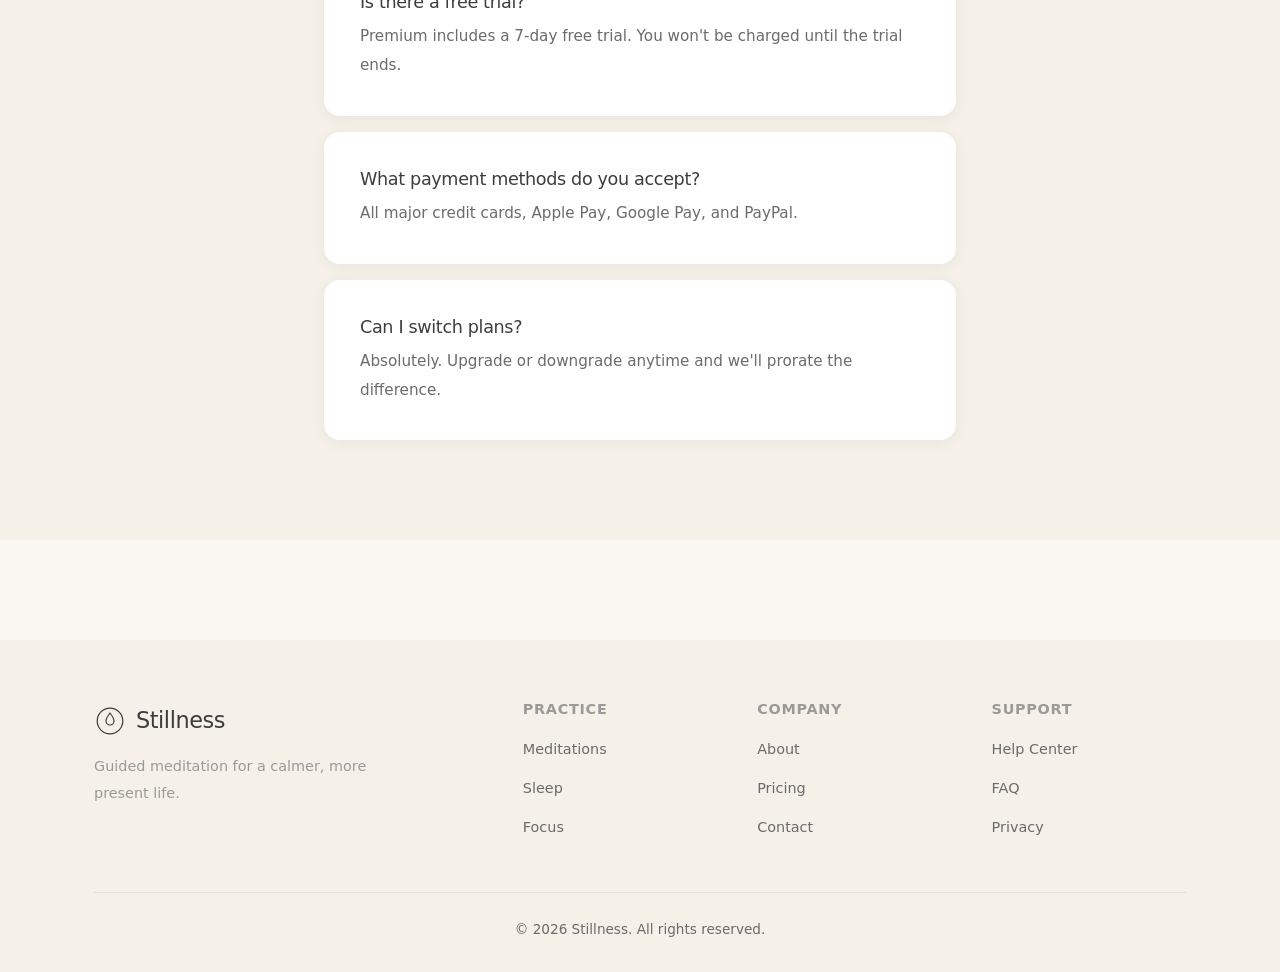
<file: pricing.html>
<!DOCTYPE html>
<html lang="en">
<head>
  <meta charset="UTF-8">
  <meta name="viewport" content="width=device-width, initial-scale=1.0">
  <title>Pricing — Stillness</title>
  <link rel="stylesheet" href="styles.css">
</head>
<body>

  <nav class="nav" id="nav">
    <div class="container">
      <a href="index.html" class="nav-logo"><svg viewBox="0 0 40 40" fill="none" stroke="currentColor" stroke-width="1.5" stroke-linecap="round" stroke-linejoin="round"><circle cx="20" cy="20" r="16"/><path d="M20 10c-3 4-5 7-5 10a5 5 0 0010 0c0-3-2-6-5-10z"/></svg> Stillness</a>
      <button class="nav-toggle" onclick="document.querySelector('.nav-links').classList.toggle('open')" aria-label="Menu"><span></span><span></span><span></span></button>
      <ul class="nav-links">
        <li><a href="index.html">Home</a></li>
        <li><a href="meditations.html">Meditations</a></li>
        <li><a href="pricing.html" class="active">Pricing</a></li>
        <li><a href="about.html">About</a></li>
        <li><a href="contact.html">Contact</a></li>
      </ul>
    </div>
  </nav>

  <section class="page-hero">
    <h1 class="fade-in">Simple, Peaceful Pricing</h1>
    <p class="fade-in fade-in-delay-1">Start free. Upgrade when you're ready for more.</p>
  </section>

  <section class="section">
    <div class="container">
      <div class="card-grid card-grid-3">

        <!-- Free -->
        <div class="card pricing-card fade-in">
          <h3>Free</h3>
          <div class="pricing-price">$0</div>
          <div class="pricing-period">Forever free</div>
          <ul class="pricing-features">
            <li><svg viewBox="0 0 18 18" fill="none" stroke-width="2" stroke-linecap="round" stroke-linejoin="round"><path d="M4 9l3 3 7-7"/></svg> 10 guided meditations</li>
            <li><svg viewBox="0 0 18 18" fill="none" stroke-width="2" stroke-linecap="round" stroke-linejoin="round"><path d="M4 9l3 3 7-7"/></svg> Daily mindfulness reminder</li>
            <li><svg viewBox="0 0 18 18" fill="none" stroke-width="2" stroke-linecap="round" stroke-linejoin="round"><path d="M4 9l3 3 7-7"/></svg> Basic breathing exercises</li>
            <li><svg viewBox="0 0 18 18" fill="none" stroke-width="2" stroke-linecap="round" stroke-linejoin="round"><path d="M4 9l3 3 7-7"/></svg> Progress tracking</li>
          </ul>
          <a href="meditations.html" class="btn btn-secondary" style="width:100%;justify-content:center;">Get Started</a>
        </div>

        <!-- Premium -->
        <div class="card pricing-card featured fade-in fade-in-delay-1">
          <span class="pricing-badge">Most Popular</span>
          <h3>Premium</h3>
          <div class="pricing-price">$9<span>/mo</span></div>
          <div class="pricing-period">Billed monthly · Cancel anytime</div>
          <ul class="pricing-features">
            <li><svg viewBox="0 0 18 18" fill="none" stroke-width="2" stroke-linecap="round" stroke-linejoin="round"><path d="M4 9l3 3 7-7"/></svg> Full meditation library (200+)</li>
            <li><svg viewBox="0 0 18 18" fill="none" stroke-width="2" stroke-linecap="round" stroke-linejoin="round"><path d="M4 9l3 3 7-7"/></svg> Sleep stories &amp; soundscapes</li>
            <li><svg viewBox="0 0 18 18" fill="none" stroke-width="2" stroke-linecap="round" stroke-linejoin="round"><path d="M4 9l3 3 7-7"/></svg> Offline downloads</li>
            <li><svg viewBox="0 0 18 18" fill="none" stroke-width="2" stroke-linecap="round" stroke-linejoin="round"><path d="M4 9l3 3 7-7"/></svg> Personalised programs</li>
            <li><svg viewBox="0 0 18 18" fill="none" stroke-width="2" stroke-linecap="round" stroke-linejoin="round"><path d="M4 9l3 3 7-7"/></svg> New content weekly</li>
          </ul>
          <a href="#" class="btn btn-primary" style="width:100%;justify-content:center;">Start Free Trial</a>
        </div>

        <!-- Annual -->
        <div class="card pricing-card fade-in fade-in-delay-2">
          <h3>Annual</h3>
          <div class="pricing-price">$69<span>/yr</span></div>
          <div class="pricing-period">Save 36% · Billed annually</div>
          <ul class="pricing-features">
            <li><svg viewBox="0 0 18 18" fill="none" stroke-width="2" stroke-linecap="round" stroke-linejoin="round"><path d="M4 9l3 3 7-7"/></svg> Everything in Premium</li>
            <li><svg viewBox="0 0 18 18" fill="none" stroke-width="2" stroke-linecap="round" stroke-linejoin="round"><path d="M4 9l3 3 7-7"/></svg> Exclusive masterclasses</li>
            <li><svg viewBox="0 0 18 18" fill="none" stroke-width="2" stroke-linecap="round" stroke-linejoin="round"><path d="M4 9l3 3 7-7"/></svg> Family sharing (up to 5)</li>
            <li><svg viewBox="0 0 18 18" fill="none" stroke-width="2" stroke-linecap="round" stroke-linejoin="round"><path d="M4 9l3 3 7-7"/></svg> Priority support</li>
          </ul>
          <a href="#" class="btn btn-lavender" style="width:100%;justify-content:center;">Choose Annual</a>
        </div>

      </div>
    </div>
  </section>

  <!-- FAQ -->
  <section class="section" style="background:var(--ivory);">
    <div class="container" style="max-width:680px;">
      <h2 class="text-center fade-in" style="margin-bottom:48px;">Common Questions</h2>
      <div class="card fade-in" style="margin-bottom:16px;"><h4>Can I cancel anytime?</h4><p style="margin-top:8px;">Yes. No contracts, no commitments. Cancel from your account settings in one click.</p></div>
      <div class="card fade-in fade-in-delay-1" style="margin-bottom:16px;"><h4>Is there a free trial?</h4><p style="margin-top:8px;">Premium includes a 7-day free trial. You won't be charged until the trial ends.</p></div>
      <div class="card fade-in fade-in-delay-2" style="margin-bottom:16px;"><h4>What payment methods do you accept?</h4><p style="margin-top:8px;">All major credit cards, Apple Pay, Google Pay, and PayPal.</p></div>
      <div class="card fade-in fade-in-delay-3"><h4>Can I switch plans?</h4><p style="margin-top:8px;">Absolutely. Upgrade or downgrade anytime and we'll prorate the difference.</p></div>
    </div>
  </section>

  <footer class="footer">
    <div class="container">
      <div class="footer-grid">
        <div class="footer-brand"><a href="index.html" class="nav-logo"><svg viewBox="0 0 40 40" fill="none" stroke="currentColor" stroke-width="1.5" stroke-linecap="round" stroke-linejoin="round" width="28" height="28"><circle cx="20" cy="20" r="16"/><path d="M20 10c-3 4-5 7-5 10a5 5 0 0010 0c0-3-2-6-5-10z"/></svg> Stillness</a><p>Guided meditation for a calmer, more present life.</p></div>
        <div><h4>Practice</h4><ul><li><a href="meditations.html">Meditations</a></li><li><a href="meditations.html">Sleep</a></li><li><a href="meditations.html">Focus</a></li></ul></div>
        <div><h4>Company</h4><ul><li><a href="about.html">About</a></li><li><a href="pricing.html">Pricing</a></li><li><a href="contact.html">Contact</a></li></ul></div>
        <div><h4>Support</h4><ul><li><a href="contact.html">Help Center</a></li><li><a href="contact.html">FAQ</a></li><li><a href="#">Privacy</a></li></ul></div>
      </div>
      <div class="footer-bottom"><p>&copy; 2026 Stillness. All rights reserved.</p></div>
    </div>
  </footer>

  <script>
    const observer = new IntersectionObserver((entries) => { entries.forEach(e => { if (e.isIntersecting) { e.target.style.animationPlayState = 'running'; observer.unobserve(e.target); }}); }, { threshold: 0.1 });
    document.querySelectorAll('.fade-in').forEach(el => { el.style.animationPlayState = 'paused'; observer.observe(el); });
    window.addEventListener('scroll', () => document.getElementById('nav').classList.toggle('scrolled', window.scrollY > 20));
  </script>
</body>
</html>
</file>
<file: styles.css>
/* ========== MEDITATION APP DESIGN SYSTEM ========== */

:root {
  --sage: #9CAF88;
  --sage-light: #B5C4A5;
  --sage-dark: #7A9466;
  --lavender: #B8A9C9;
  --lavender-light: #D4C8E2;
  --lavender-dark: #9682AB;
  --cream: #FAF7F2;
  --ivory: #F5F0E8;
  --sand: #E8E0D4;
  --text: #3D3D3D;
  --text-light: #6B6B6B;
  --text-muted: #9A9A9A;
  --white: #FFFFFF;
  --shadow: rgba(0,0,0,0.06);
  --shadow-hover: rgba(0,0,0,0.1);
  --radius: 16px;
  --radius-sm: 10px;
  --radius-lg: 24px;
  --transition: 0.3s ease;
}

*, *::before, *::after { box-sizing: border-box; margin: 0; padding: 0; }

html { scroll-behavior: smooth; }

body {
  font-family: 'Segoe UI', system-ui, -apple-system, sans-serif;
  background: var(--cream);
  color: var(--text);
  line-height: 1.8;
  font-size: 16px;
  -webkit-font-smoothing: antialiased;
}

/* ========== ANIMATIONS ========== */
@keyframes fadeInUp {
  from { opacity: 0; transform: translateY(30px); }
  to { opacity: 1; transform: translateY(0); }
}
@keyframes fadeIn {
  from { opacity: 0; }
  to { opacity: 1; }
}
@keyframes breathe {
  0%, 100% { transform: scale(1); opacity: 0.6; }
  50% { transform: scale(1.08); opacity: 1; }
}
@keyframes float {
  0%, 100% { transform: translateY(0); }
  50% { transform: translateY(-10px); }
}

.fade-in { animation: fadeInUp 0.8s ease forwards; opacity: 0; }
.fade-in-delay-1 { animation-delay: 0.15s; }
.fade-in-delay-2 { animation-delay: 0.3s; }
.fade-in-delay-3 { animation-delay: 0.45s; }
.fade-in-delay-4 { animation-delay: 0.6s; }

/* ========== TYPOGRAPHY ========== */
h1, h2, h3, h4 {
  font-weight: 300;
  line-height: 1.3;
  letter-spacing: -0.02em;
  color: var(--text);
}
h1 { font-size: clamp(2.2rem, 5vw, 3.6rem); }
h2 { font-size: clamp(1.8rem, 3.5vw, 2.6rem); }
h3 { font-size: 1.3rem; }
h4 { font-size: 1.1rem; }
p { color: var(--text-light); line-height: 1.9; }
a { color: var(--sage-dark); text-decoration: none; transition: color var(--transition); }
a:hover { color: var(--lavender-dark); }

/* ========== LAYOUT ========== */
.container { max-width: 1140px; margin: 0 auto; padding: 0 24px; }
.section { padding: 100px 0; }
.section-sm { padding: 60px 0; }
.text-center { text-align: center; }

/* ========== NAV ========== */
.nav {
  position: fixed; top: 0; left: 0; right: 0; z-index: 100;
  background: rgba(250,247,242,0.92);
  backdrop-filter: blur(20px);
  border-bottom: 1px solid rgba(0,0,0,0.04);
  padding: 16px 0;
  transition: box-shadow var(--transition);
}
.nav.scrolled { box-shadow: 0 2px 20px var(--shadow); }
.nav .container { display: flex; align-items: center; justify-content: space-between; }
.nav-logo { display: flex; align-items: center; gap: 10px; font-size: 1.4rem; font-weight: 300; color: var(--text); letter-spacing: -0.02em; }
.nav-logo svg { width: 32px; height: 32px; }
.nav-links { display: flex; gap: 32px; list-style: none; align-items: center; }
.nav-links a { color: var(--text-light); font-size: 0.95rem; font-weight: 400; position: relative; padding: 4px 0; }
.nav-links a::after { content: ''; position: absolute; bottom: 0; left: 0; width: 0; height: 2px; background: var(--sage); border-radius: 2px; transition: width var(--transition); }
.nav-links a:hover::after, .nav-links a.active::after { width: 100%; }
.nav-links a:hover, .nav-links a.active { color: var(--text); }
.nav-toggle { display: none; background: none; border: none; cursor: pointer; padding: 8px; }
.nav-toggle span { display: block; width: 22px; height: 2px; background: var(--text); margin: 5px 0; transition: var(--transition); border-radius: 2px; }

/* ========== BUTTONS ========== */
.btn {
  display: inline-flex; align-items: center; gap: 8px;
  padding: 14px 32px; border-radius: 50px; font-size: 0.95rem; font-weight: 500;
  border: none; cursor: pointer; transition: all var(--transition); letter-spacing: 0.01em;
}
.btn-primary { background: var(--sage); color: var(--white); }
.btn-primary:hover { background: var(--sage-dark); color: var(--white); transform: translateY(-2px); box-shadow: 0 8px 25px rgba(156,175,136,0.3); }
.btn-secondary { background: transparent; color: var(--sage-dark); border: 1.5px solid var(--sage-light); }
.btn-secondary:hover { background: var(--sage); color: var(--white); border-color: var(--sage); transform: translateY(-2px); }
.btn-lavender { background: var(--lavender); color: var(--white); }
.btn-lavender:hover { background: var(--lavender-dark); color: var(--white); transform: translateY(-2px); box-shadow: 0 8px 25px rgba(184,169,201,0.3); }
.btn-lg { padding: 18px 42px; font-size: 1.05rem; }

/* ========== HERO ========== */
.hero {
  min-height: 100vh; display: flex; align-items: center; position: relative; overflow: hidden;
  background: linear-gradient(160deg, var(--cream) 0%, var(--ivory) 40%, var(--lavender-light) 100%);
  padding-top: 80px;
}
.hero-bg-circle {
  position: absolute; border-radius: 50%; opacity: 0.15;
  animation: breathe 8s ease-in-out infinite;
}
.hero-bg-circle:nth-child(1) { width: 500px; height: 500px; background: var(--sage-light); top: -100px; right: -100px; }
.hero-bg-circle:nth-child(2) { width: 350px; height: 350px; background: var(--lavender); bottom: -50px; left: -80px; animation-delay: 3s; }
.hero-bg-circle:nth-child(3) { width: 200px; height: 200px; background: var(--sage); top: 40%; left: 60%; animation-delay: 5s; }
.hero-content { position: relative; z-index: 1; text-align: center; max-width: 700px; margin: 0 auto; }
.hero h1 { margin-bottom: 24px; }
.hero p { font-size: 1.2rem; margin-bottom: 40px; color: var(--text-light); max-width: 540px; margin-left: auto; margin-right: auto; }
.hero-buttons { display: flex; gap: 16px; justify-content: center; flex-wrap: wrap; }
.hero-icon { margin-bottom: 24px; animation: float 6s ease-in-out infinite; }
.hero-icon svg { width: 80px; height: 80px; stroke: var(--sage); }

/* ========== CARDS ========== */
.card {
  background: var(--white);
  border-radius: var(--radius);
  padding: 36px;
  box-shadow: 0 2px 16px var(--shadow);
  transition: all var(--transition);
}
.card:hover { transform: translateY(-4px); box-shadow: 0 8px 30px var(--shadow-hover); }

.card-grid { display: grid; gap: 24px; }
.card-grid-2 { grid-template-columns: repeat(auto-fit, minmax(320px, 1fr)); }
.card-grid-3 { grid-template-columns: repeat(auto-fit, minmax(280px, 1fr)); }
.card-grid-4 { grid-template-columns: repeat(auto-fit, minmax(240px, 1fr)); }

/* ========== FEATURE CARDS ========== */
.feature-icon {
  width: 56px; height: 56px; border-radius: 14px; display: flex; align-items: center; justify-content: center;
  margin-bottom: 20px;
}
.feature-icon svg { width: 28px; height: 28px; }
.feature-icon.sage { background: rgba(156,175,136,0.15); }
.feature-icon.sage svg { stroke: var(--sage-dark); }
.feature-icon.lavender { background: rgba(184,169,201,0.15); }
.feature-icon.lavender svg { stroke: var(--lavender-dark); }
.card h3 { margin-bottom: 12px; }
.card p { font-size: 0.95rem; }

/* ========== MEDITATION CARDS ========== */
.meditation-card { cursor: pointer; position: relative; overflow: hidden; }
.meditation-card-header {
  height: 160px; border-radius: var(--radius) var(--radius) 0 0;
  margin: -36px -36px 24px; display: flex; align-items: center; justify-content: center;
}
.meditation-card-header svg { width: 48px; height: 48px; stroke: var(--white); opacity: 0.9; }
.meditation-card-header.sleep { background: linear-gradient(135deg, #6B7FA6, #8E7FAE); }
.meditation-card-header.focus { background: linear-gradient(135deg, var(--sage), #7AAF88); }
.meditation-card-header.stress { background: linear-gradient(135deg, var(--lavender), #C4A0B9); }
.meditation-card-header.beginner { background: linear-gradient(135deg, #C9B896, #BDAA80); }
.meditation-meta { display: flex; gap: 16px; margin-top: 12px; font-size: 0.85rem; color: var(--text-muted); }
.meditation-meta span { display: flex; align-items: center; gap: 4px; }
.meditation-tag {
  display: inline-block; padding: 4px 12px; border-radius: 20px;
  font-size: 0.78rem; font-weight: 500; margin-bottom: 12px;
}
.meditation-tag.sleep { background: rgba(107,127,166,0.12); color: #6B7FA6; }
.meditation-tag.focus { background: rgba(156,175,136,0.12); color: var(--sage-dark); }
.meditation-tag.stress { background: rgba(184,169,201,0.12); color: var(--lavender-dark); }
.meditation-tag.beginner { background: rgba(201,184,150,0.12); color: #A0905C; }

/* ========== CATEGORY FILTER ========== */
.category-filter { display: flex; gap: 12px; justify-content: center; flex-wrap: wrap; margin-bottom: 48px; }
.category-btn {
  padding: 10px 24px; border-radius: 50px; border: 1.5px solid var(--sand);
  background: var(--white); color: var(--text-light); font-size: 0.9rem;
  cursor: pointer; transition: all var(--transition);
}
.category-btn:hover, .category-btn.active { background: var(--sage); color: var(--white); border-color: var(--sage); }

/* ========== PRICING ========== */
.pricing-card { text-align: center; position: relative; }
.pricing-card.featured {
  border: 2px solid var(--sage);
  transform: scale(1.04);
}
.pricing-card.featured:hover { transform: scale(1.06); }
.pricing-badge {
  position: absolute; top: -14px; left: 50%; transform: translateX(-50%);
  background: var(--sage); color: var(--white); padding: 6px 20px; border-radius: 20px;
  font-size: 0.8rem; font-weight: 600; letter-spacing: 0.03em;
}
.pricing-price { font-size: 3rem; font-weight: 200; margin: 24px 0 8px; color: var(--text); }
.pricing-price span { font-size: 1rem; color: var(--text-muted); }
.pricing-period { color: var(--text-muted); font-size: 0.9rem; margin-bottom: 32px; }
.pricing-features { list-style: none; margin-bottom: 36px; text-align: left; }
.pricing-features li { padding: 10px 0; border-bottom: 1px solid rgba(0,0,0,0.04); color: var(--text-light); font-size: 0.95rem; display: flex; align-items: center; gap: 10px; }
.pricing-features li svg { width: 18px; height: 18px; stroke: var(--sage); flex-shrink: 0; }

/* ========== TESTIMONIALS ========== */
.testimonial-card { text-align: center; padding: 48px 36px; }
.testimonial-text { font-size: 1.1rem; font-style: italic; color: var(--text-light); margin-bottom: 24px; line-height: 1.9; }
.testimonial-author { font-weight: 500; color: var(--text); }
.testimonial-role { font-size: 0.85rem; color: var(--text-muted); }
.testimonial-avatar {
  width: 56px; height: 56px; border-radius: 50%; margin: 0 auto 16px;
  display: flex; align-items: center; justify-content: center; font-size: 1.4rem;
}

/* ========== ABOUT ========== */
.about-values { display: grid; grid-template-columns: repeat(auto-fit, minmax(250px, 1fr)); gap: 32px; margin-top: 48px; }
.about-value { text-align: center; padding: 24px; }
.about-value svg { width: 48px; height: 48px; stroke: var(--sage); margin-bottom: 16px; }
.about-story { max-width: 720px; margin: 0 auto; }
.about-story p { margin-bottom: 24px; font-size: 1.05rem; }
.team-section { background: var(--ivory); border-radius: var(--radius-lg); padding: 60px 48px; margin-top: 60px; }

/* ========== CONTACT ========== */
.contact-grid { display: grid; grid-template-columns: 1fr 1fr; gap: 60px; align-items: start; }
.form-group { margin-bottom: 24px; }
.form-group label { display: block; margin-bottom: 8px; font-size: 0.9rem; color: var(--text); font-weight: 500; }
.form-group input, .form-group textarea, .form-group select {
  width: 100%; padding: 14px 18px; border: 1.5px solid var(--sand); border-radius: var(--radius-sm);
  background: var(--white); font-size: 0.95rem; color: var(--text); transition: border-color var(--transition);
  font-family: inherit; line-height: 1.6;
}
.form-group input:focus, .form-group textarea:focus, .form-group select:focus {
  outline: none; border-color: var(--sage);
}
.form-group textarea { min-height: 140px; resize: vertical; }
.contact-info-card { background: linear-gradient(135deg, var(--sage-light), var(--lavender-light)); border-radius: var(--radius); padding: 40px; color: var(--text); }
.contact-info-item { display: flex; gap: 16px; margin-bottom: 28px; align-items: flex-start; }
.contact-info-item svg { width: 24px; height: 24px; stroke: var(--text); flex-shrink: 0; margin-top: 2px; }
.contact-info-item h4 { margin-bottom: 4px; }
.contact-info-item p { font-size: 0.9rem; color: var(--text-light); }

/* ========== PAGE HERO ========== */
.page-hero {
  padding: 160px 0 80px;
  background: linear-gradient(160deg, var(--cream) 0%, var(--ivory) 100%);
  text-align: center;
}
.page-hero p { max-width: 560px; margin: 16px auto 0; font-size: 1.1rem; }

/* ========== CTA SECTION ========== */
.cta-section {
  background: linear-gradient(135deg, var(--sage) 0%, var(--sage-dark) 100%);
  border-radius: var(--radius-lg);
  padding: 80px 48px;
  text-align: center; color: var(--white); margin: 0 24px;
}
.cta-section h2 { color: var(--white); margin-bottom: 16px; }
.cta-section p { color: rgba(255,255,255,0.85); margin-bottom: 32px; max-width: 500px; margin-left: auto; margin-right: auto; }
.cta-section .btn { background: var(--white); color: var(--sage-dark); }
.cta-section .btn:hover { background: var(--ivory); transform: translateY(-2px); box-shadow: 0 8px 25px rgba(0,0,0,0.15); }

/* ========== FOOTER ========== */
.footer { background: var(--ivory); padding: 60px 0 30px; margin-top: 100px; }
.footer-grid { display: grid; grid-template-columns: 2fr 1fr 1fr 1fr; gap: 40px; margin-bottom: 40px; }
.footer-brand p { color: var(--text-muted); font-size: 0.9rem; margin-top: 12px; max-width: 280px; }
.footer h4 { font-size: 0.9rem; font-weight: 600; text-transform: uppercase; letter-spacing: 0.05em; color: var(--text-muted); margin-bottom: 16px; }
.footer ul { list-style: none; }
.footer ul li { margin-bottom: 10px; }
.footer ul a { color: var(--text-light); font-size: 0.9rem; }
.footer ul a:hover { color: var(--sage-dark); }
.footer-bottom { border-top: 1px solid var(--sand); padding-top: 24px; text-align: center; color: var(--text-muted); font-size: 0.85rem; }

/* ========== STATS ========== */
.stats { display: flex; justify-content: center; gap: 60px; flex-wrap: wrap; padding: 40px 0; }
.stat { text-align: center; }
.stat-number { font-size: 2.4rem; font-weight: 200; color: var(--sage-dark); }
.stat-label { font-size: 0.85rem; color: var(--text-muted); margin-top: 4px; }

/* ========== RESPONSIVE ========== */
@media (max-width: 768px) {
  .nav-links { display: none; position: absolute; top: 100%; left: 0; right: 0; background: var(--cream); flex-direction: column; padding: 24px; gap: 16px; border-bottom: 1px solid var(--sand); }
  .nav-links.open { display: flex; }
  .nav-toggle { display: block; }
  .hero { min-height: auto; padding: 140px 0 80px; }
  .hero-bg-circle:nth-child(1) { width: 250px; height: 250px; }
  .hero-bg-circle:nth-child(2) { width: 180px; height: 180px; }
  .contact-grid { grid-template-columns: 1fr; }
  .footer-grid { grid-template-columns: 1fr 1fr; }
  .stats { gap: 32px; }
  .pricing-card.featured { transform: scale(1); }
  .pricing-card.featured:hover { transform: translateY(-4px); }
  .section { padding: 60px 0; }
  .cta-section { margin: 0 16px; padding: 48px 24px; }
  .team-section { padding: 36px 24px; }
}
@media (max-width: 480px) {
  .footer-grid { grid-template-columns: 1fr; }
  .hero-buttons { flex-direction: column; align-items: center; }
}
</file>
